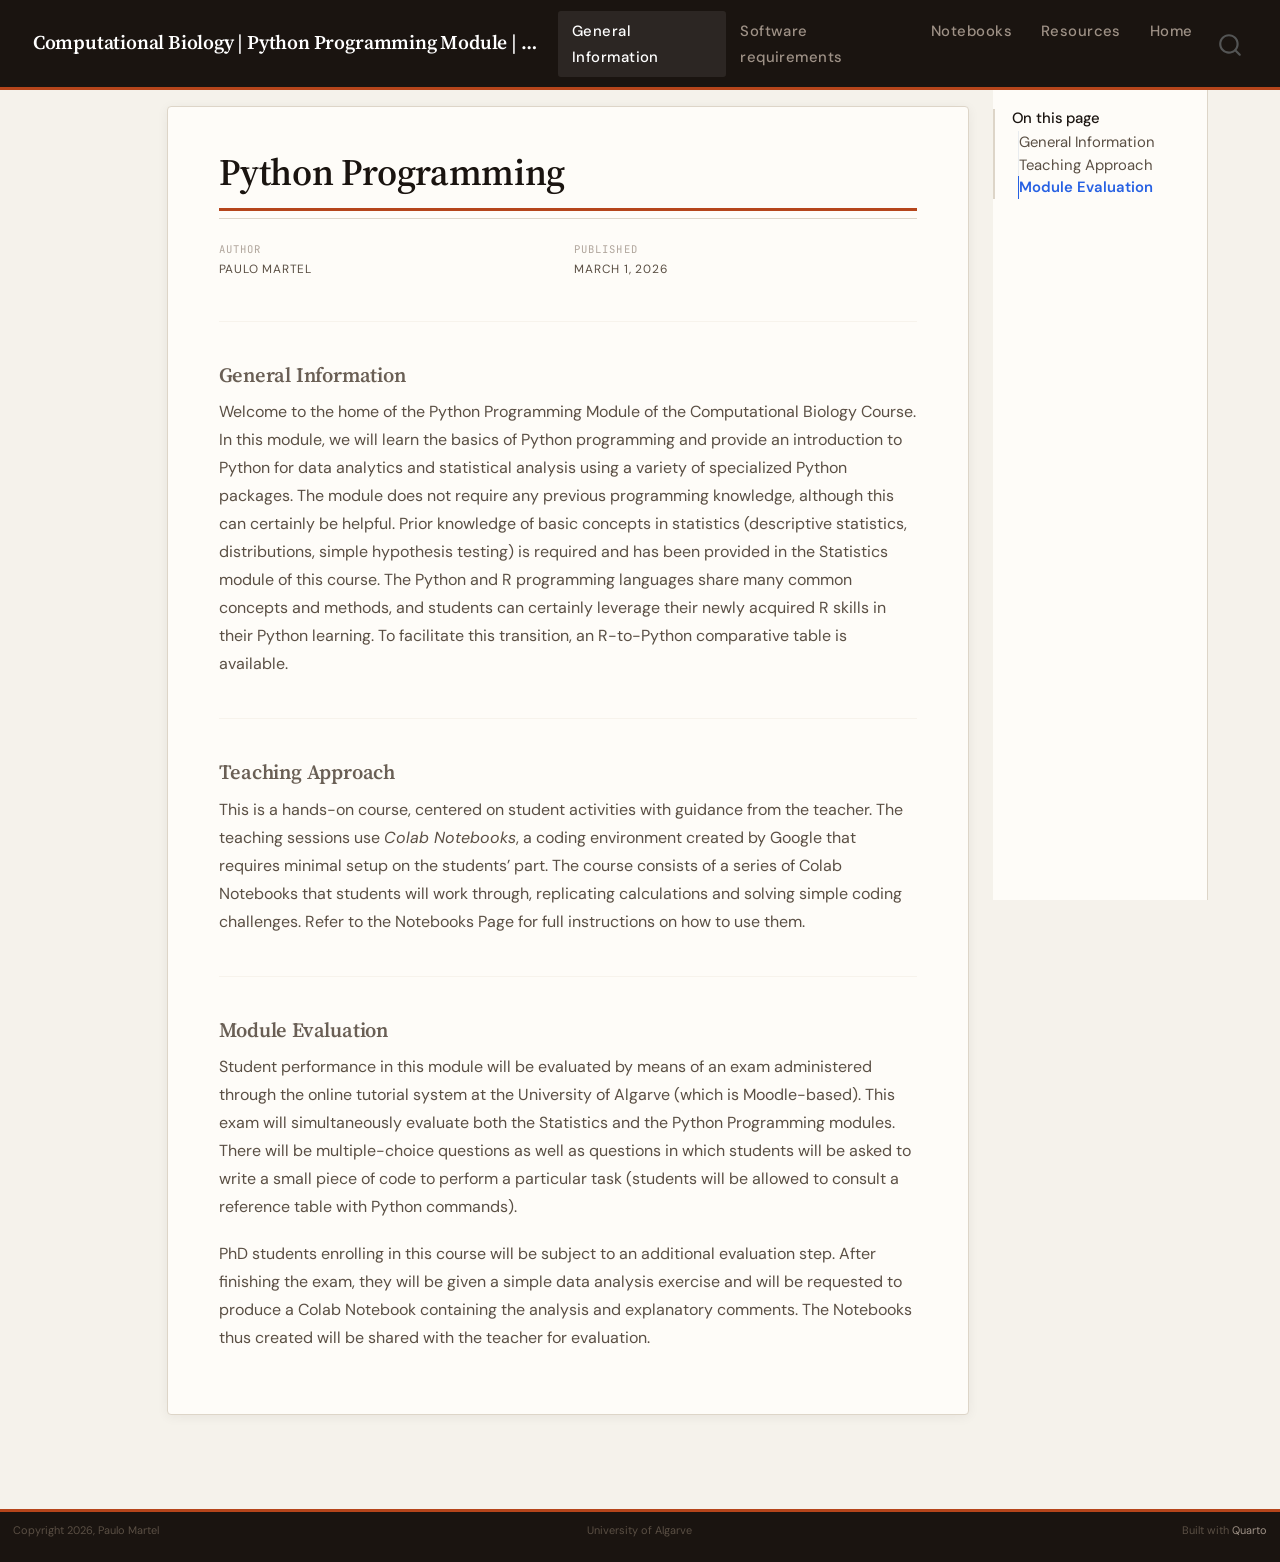
<file: docs/index.html>
<!DOCTYPE html>
<html xmlns="http://www.w3.org/1999/xhtml" lang="en" xml:lang="en"><head>

<meta charset="utf-8">
<meta name="generator" content="quarto-1.8.25">

<meta name="viewport" content="width=device-width, initial-scale=1.0, user-scalable=yes">

<meta name="author" content="Paulo Martel">
<meta name="dcterms.date" content="2026-03-01">

<title>Python Programming – Computational Biology | Python Programming Module | 2026</title>
<style>
code{white-space: pre-wrap;}
span.smallcaps{font-variant: small-caps;}
div.columns{display: flex; gap: min(4vw, 1.5em);}
div.column{flex: auto; overflow-x: auto;}
div.hanging-indent{margin-left: 1.5em; text-indent: -1.5em;}
ul.task-list{list-style: none;}
ul.task-list li input[type="checkbox"] {
  width: 0.8em;
  margin: 0 0.8em 0.2em -1em; /* quarto-specific, see https://github.com/quarto-dev/quarto-cli/issues/4556 */ 
  vertical-align: middle;
}
</style>


<script src="site_libs/quarto-nav/quarto-nav.js"></script>
<script src="site_libs/quarto-nav/headroom.min.js"></script>
<script src="site_libs/clipboard/clipboard.min.js"></script>
<script src="site_libs/quarto-search/autocomplete.umd.js"></script>
<script src="site_libs/quarto-search/fuse.min.js"></script>
<script src="site_libs/quarto-search/quarto-search.js"></script>
<meta name="quarto:offset" content="./">
<script src="site_libs/quarto-html/quarto.js" type="module"></script>
<script src="site_libs/quarto-html/tabsets/tabsets.js" type="module"></script>
<script src="site_libs/quarto-html/axe/axe-check.js" type="module"></script>
<script src="site_libs/quarto-html/popper.min.js"></script>
<script src="site_libs/quarto-html/tippy.umd.min.js"></script>
<script src="site_libs/quarto-html/anchor.min.js"></script>
<link href="site_libs/quarto-html/tippy.css" rel="stylesheet">
<link href="site_libs/quarto-html/quarto-syntax-highlighting-7b89279ff1a6dce999919e0e67d4d9ec.css" rel="stylesheet" id="quarto-text-highlighting-styles">
<script src="site_libs/bootstrap/bootstrap.min.js"></script>
<link href="site_libs/bootstrap/bootstrap-icons.css" rel="stylesheet">
<link href="site_libs/bootstrap/bootstrap-d4b6958a98ed258810f325c0751084bd.min.css" rel="stylesheet" append-hash="true" id="quarto-bootstrap" data-mode="light">
<script id="quarto-search-options" type="application/json">{
  "location": "navbar",
  "copy-button": false,
  "collapse-after": 3,
  "panel-placement": "end",
  "type": "overlay",
  "limit": 50,
  "keyboard-shortcut": [
    "f",
    "/",
    "s"
  ],
  "show-item-context": false,
  "language": {
    "search-no-results-text": "No results",
    "search-matching-documents-text": "matching documents",
    "search-copy-link-title": "Copy link to search",
    "search-hide-matches-text": "Hide additional matches",
    "search-more-match-text": "more match in this document",
    "search-more-matches-text": "more matches in this document",
    "search-clear-button-title": "Clear",
    "search-text-placeholder": "",
    "search-detached-cancel-button-title": "Cancel",
    "search-submit-button-title": "Submit",
    "search-label": "Search"
  }
}</script>


<link rel="stylesheet" href="custom.css">
</head>

<body class="nav-fixed quarto-light">

<div id="quarto-search-results"></div>
  <header id="quarto-header" class="headroom fixed-top">
    <nav class="navbar navbar-expand-lg " data-bs-theme="dark">
      <div class="navbar-container container-fluid">
      <div class="navbar-brand-container mx-auto">
    <a href="./index.html" class="navbar-brand navbar-brand-logo">
    </a>
    <a class="navbar-brand" href="./index.html">
    <span class="navbar-title">Computational Biology | Python Programming Module | 2026</span>
    </a>
  </div>
            <div id="quarto-search" class="" title="Search"></div>
          <button class="navbar-toggler" type="button" data-bs-toggle="collapse" data-bs-target="#navbarCollapse" aria-controls="navbarCollapse" role="menu" aria-expanded="false" aria-label="Toggle navigation" onclick="if (window.quartoToggleHeadroom) { window.quartoToggleHeadroom(); }">
  <span class="navbar-toggler-icon"></span>
</button>
          <div class="collapse navbar-collapse" id="navbarCollapse">
            <ul class="navbar-nav navbar-nav-scroll me-auto">
  <li class="nav-item">
    <a class="nav-link active" href="./index.html" aria-current="page"> 
<span class="menu-text">General Information</span></a>
  </li>  
  <li class="nav-item">
    <a class="nav-link" href="./software.html"> 
<span class="menu-text">Software requirements</span></a>
  </li>  
  <li class="nav-item">
    <a class="nav-link" href="./notebooks.html"> 
<span class="menu-text">Notebooks</span></a>
  </li>  
  <li class="nav-item">
    <a class="nav-link" href="./resources.html"> 
<span class="menu-text">Resources</span></a>
  </li>  
  <li class="nav-item">
    <a class="nav-link" href="./index.html"> 
<span class="menu-text">Home</span></a>
  </li>  
</ul>
          </div> <!-- /navcollapse -->
            <div class="quarto-navbar-tools">
</div>
      </div> <!-- /container-fluid -->
    </nav>
</header>
<!-- content -->
<div id="quarto-content" class="quarto-container page-columns page-rows-contents page-layout-article page-navbar">
<!-- sidebar -->
<!-- margin-sidebar -->
    <div id="quarto-margin-sidebar" class="sidebar margin-sidebar">
        <nav id="TOC" role="doc-toc" class="toc-active">
    <h2 id="toc-title">On this page</h2>
   
  <ul>
  <li><a href="#general-information" id="toc-general-information" class="nav-link active" data-scroll-target="#general-information">General Information</a></li>
  <li><a href="#teaching-approach" id="toc-teaching-approach" class="nav-link" data-scroll-target="#teaching-approach">Teaching Approach</a></li>
  <li><a href="#module-evaluation" id="toc-module-evaluation" class="nav-link" data-scroll-target="#module-evaluation">Module Evaluation</a></li>
  </ul>
</nav>
    </div>
<!-- main -->
<main class="content" id="quarto-document-content">

<header id="title-block-header" class="quarto-title-block default">
<div class="quarto-title">
<h1 class="title">Python Programming</h1>
</div>



<div class="quarto-title-meta">

    <div>
    <div class="quarto-title-meta-heading">Author</div>
    <div class="quarto-title-meta-contents">
             <p>Paulo Martel </p>
          </div>
  </div>
    
    <div>
    <div class="quarto-title-meta-heading">Published</div>
    <div class="quarto-title-meta-contents">
      <p class="date">March 1, 2026</p>
    </div>
  </div>
  
    
  </div>
  


</header>


<hr>
<section id="general-information" class="level3">
<h3 class="anchored" data-anchor-id="general-information">General Information</h3>
<p>Welcome to the home of the Python Programming Module of the Computational Biology Course. In this module, we will learn the basics of Python programming and provide an introduction to Python for data analytics and statistical analysis using a variety of specialized Python packages. The module does not require any previous programming knowledge, although this can certainly be helpful. Prior knowledge of basic concepts in statistics (descriptive statistics, distributions, simple hypothesis testing) is required and has been provided in the Statistics module of this course. The Python and R programming languages share many common concepts and methods, and students can certainly leverage their newly acquired R skills in their Python learning. To facilitate this transition, an R-to-Python comparative table is available.</p>
<hr>
</section>
<section id="teaching-approach" class="level3">
<h3 class="anchored" data-anchor-id="teaching-approach">Teaching Approach</h3>
<p>This is a hands-on course, centered on student activities with guidance from the teacher. The teaching sessions use <em>Colab Notebooks</em>, a coding environment created by Google that requires minimal setup on the students’ part. The course consists of a series of Colab Notebooks that students will work through, replicating calculations and solving simple coding challenges. Refer to the Notebooks Page for full instructions on how to use them.</p>
<hr>
</section>
<section id="module-evaluation" class="level3">
<h3 class="anchored" data-anchor-id="module-evaluation">Module Evaluation</h3>
<p>Student performance in this module will be evaluated by means of an exam administered through the online tutorial system at the University of Algarve (which is Moodle-based). This exam will simultaneously evaluate both the Statistics and the Python Programming modules. There will be multiple-choice questions as well as questions in which students will be asked to write a small piece of code to perform a particular task (students will be allowed to consult a reference table with Python commands).</p>
<p>PhD students enrolling in this course will be subject to an additional evaluation step. After finishing the exam, they will be given a simple data analysis exercise and will be requested to produce a Colab Notebook containing the analysis and explanatory comments. The Notebooks thus created will be shared with the teacher for evaluation.</p>


</section>

</main> <!-- /main -->
<script id="quarto-html-after-body" type="application/javascript">
  window.document.addEventListener("DOMContentLoaded", function (event) {
    const icon = "";
    const anchorJS = new window.AnchorJS();
    anchorJS.options = {
      placement: 'right',
      icon: icon
    };
    anchorJS.add('.anchored');
    const isCodeAnnotation = (el) => {
      for (const clz of el.classList) {
        if (clz.startsWith('code-annotation-')) {                     
          return true;
        }
      }
      return false;
    }
    const onCopySuccess = function(e) {
      // button target
      const button = e.trigger;
      // don't keep focus
      button.blur();
      // flash "checked"
      button.classList.add('code-copy-button-checked');
      var currentTitle = button.getAttribute("title");
      button.setAttribute("title", "Copied!");
      let tooltip;
      if (window.bootstrap) {
        button.setAttribute("data-bs-toggle", "tooltip");
        button.setAttribute("data-bs-placement", "left");
        button.setAttribute("data-bs-title", "Copied!");
        tooltip = new bootstrap.Tooltip(button, 
          { trigger: "manual", 
            customClass: "code-copy-button-tooltip",
            offset: [0, -8]});
        tooltip.show();    
      }
      setTimeout(function() {
        if (tooltip) {
          tooltip.hide();
          button.removeAttribute("data-bs-title");
          button.removeAttribute("data-bs-toggle");
          button.removeAttribute("data-bs-placement");
        }
        button.setAttribute("title", currentTitle);
        button.classList.remove('code-copy-button-checked');
      }, 1000);
      // clear code selection
      e.clearSelection();
    }
    const getTextToCopy = function(trigger) {
      const outerScaffold = trigger.parentElement.cloneNode(true);
      const codeEl = outerScaffold.querySelector('code');
      for (const childEl of codeEl.children) {
        if (isCodeAnnotation(childEl)) {
          childEl.remove();
        }
      }
      return codeEl.innerText;
    }
    const clipboard = new window.ClipboardJS('.code-copy-button:not([data-in-quarto-modal])', {
      text: getTextToCopy
    });
    clipboard.on('success', onCopySuccess);
    if (window.document.getElementById('quarto-embedded-source-code-modal')) {
      const clipboardModal = new window.ClipboardJS('.code-copy-button[data-in-quarto-modal]', {
        text: getTextToCopy,
        container: window.document.getElementById('quarto-embedded-source-code-modal')
      });
      clipboardModal.on('success', onCopySuccess);
    }
      var localhostRegex = new RegExp(/^(?:http|https):\/\/localhost\:?[0-9]*\//);
      var mailtoRegex = new RegExp(/^mailto:/);
        var filterRegex = new RegExp('/' + window.location.host + '/');
      var isInternal = (href) => {
          return filterRegex.test(href) || localhostRegex.test(href) || mailtoRegex.test(href);
      }
      // Inspect non-navigation links and adorn them if external
     var links = window.document.querySelectorAll('a[href]:not(.nav-link):not(.navbar-brand):not(.toc-action):not(.sidebar-link):not(.sidebar-item-toggle):not(.pagination-link):not(.no-external):not([aria-hidden]):not(.dropdown-item):not(.quarto-navigation-tool):not(.about-link)');
      for (var i=0; i<links.length; i++) {
        const link = links[i];
        if (!isInternal(link.href)) {
          // undo the damage that might have been done by quarto-nav.js in the case of
          // links that we want to consider external
          if (link.dataset.originalHref !== undefined) {
            link.href = link.dataset.originalHref;
          }
        }
      }
    function tippyHover(el, contentFn, onTriggerFn, onUntriggerFn) {
      const config = {
        allowHTML: true,
        maxWidth: 500,
        delay: 100,
        arrow: false,
        appendTo: function(el) {
            return el.parentElement;
        },
        interactive: true,
        interactiveBorder: 10,
        theme: 'quarto',
        placement: 'bottom-start',
      };
      if (contentFn) {
        config.content = contentFn;
      }
      if (onTriggerFn) {
        config.onTrigger = onTriggerFn;
      }
      if (onUntriggerFn) {
        config.onUntrigger = onUntriggerFn;
      }
      window.tippy(el, config); 
    }
    const noterefs = window.document.querySelectorAll('a[role="doc-noteref"]');
    for (var i=0; i<noterefs.length; i++) {
      const ref = noterefs[i];
      tippyHover(ref, function() {
        // use id or data attribute instead here
        let href = ref.getAttribute('data-footnote-href') || ref.getAttribute('href');
        try { href = new URL(href).hash; } catch {}
        const id = href.replace(/^#\/?/, "");
        const note = window.document.getElementById(id);
        if (note) {
          return note.innerHTML;
        } else {
          return "";
        }
      });
    }
    const xrefs = window.document.querySelectorAll('a.quarto-xref');
    const processXRef = (id, note) => {
      // Strip column container classes
      const stripColumnClz = (el) => {
        el.classList.remove("page-full", "page-columns");
        if (el.children) {
          for (const child of el.children) {
            stripColumnClz(child);
          }
        }
      }
      stripColumnClz(note)
      if (id === null || id.startsWith('sec-')) {
        // Special case sections, only their first couple elements
        const container = document.createElement("div");
        if (note.children && note.children.length > 2) {
          container.appendChild(note.children[0].cloneNode(true));
          for (let i = 1; i < note.children.length; i++) {
            const child = note.children[i];
            if (child.tagName === "P" && child.innerText === "") {
              continue;
            } else {
              container.appendChild(child.cloneNode(true));
              break;
            }
          }
          if (window.Quarto?.typesetMath) {
            window.Quarto.typesetMath(container);
          }
          return container.innerHTML
        } else {
          if (window.Quarto?.typesetMath) {
            window.Quarto.typesetMath(note);
          }
          return note.innerHTML;
        }
      } else {
        // Remove any anchor links if they are present
        const anchorLink = note.querySelector('a.anchorjs-link');
        if (anchorLink) {
          anchorLink.remove();
        }
        if (window.Quarto?.typesetMath) {
          window.Quarto.typesetMath(note);
        }
        if (note.classList.contains("callout")) {
          return note.outerHTML;
        } else {
          return note.innerHTML;
        }
      }
    }
    for (var i=0; i<xrefs.length; i++) {
      const xref = xrefs[i];
      tippyHover(xref, undefined, function(instance) {
        instance.disable();
        let url = xref.getAttribute('href');
        let hash = undefined; 
        if (url.startsWith('#')) {
          hash = url;
        } else {
          try { hash = new URL(url).hash; } catch {}
        }
        if (hash) {
          const id = hash.replace(/^#\/?/, "");
          const note = window.document.getElementById(id);
          if (note !== null) {
            try {
              const html = processXRef(id, note.cloneNode(true));
              instance.setContent(html);
            } finally {
              instance.enable();
              instance.show();
            }
          } else {
            // See if we can fetch this
            fetch(url.split('#')[0])
            .then(res => res.text())
            .then(html => {
              const parser = new DOMParser();
              const htmlDoc = parser.parseFromString(html, "text/html");
              const note = htmlDoc.getElementById(id);
              if (note !== null) {
                const html = processXRef(id, note);
                instance.setContent(html);
              } 
            }).finally(() => {
              instance.enable();
              instance.show();
            });
          }
        } else {
          // See if we can fetch a full url (with no hash to target)
          // This is a special case and we should probably do some content thinning / targeting
          fetch(url)
          .then(res => res.text())
          .then(html => {
            const parser = new DOMParser();
            const htmlDoc = parser.parseFromString(html, "text/html");
            const note = htmlDoc.querySelector('main.content');
            if (note !== null) {
              // This should only happen for chapter cross references
              // (since there is no id in the URL)
              // remove the first header
              if (note.children.length > 0 && note.children[0].tagName === "HEADER") {
                note.children[0].remove();
              }
              const html = processXRef(null, note);
              instance.setContent(html);
            } 
          }).finally(() => {
            instance.enable();
            instance.show();
          });
        }
      }, function(instance) {
      });
    }
        let selectedAnnoteEl;
        const selectorForAnnotation = ( cell, annotation) => {
          let cellAttr = 'data-code-cell="' + cell + '"';
          let lineAttr = 'data-code-annotation="' +  annotation + '"';
          const selector = 'span[' + cellAttr + '][' + lineAttr + ']';
          return selector;
        }
        const selectCodeLines = (annoteEl) => {
          const doc = window.document;
          const targetCell = annoteEl.getAttribute("data-target-cell");
          const targetAnnotation = annoteEl.getAttribute("data-target-annotation");
          const annoteSpan = window.document.querySelector(selectorForAnnotation(targetCell, targetAnnotation));
          const lines = annoteSpan.getAttribute("data-code-lines").split(",");
          const lineIds = lines.map((line) => {
            return targetCell + "-" + line;
          })
          let top = null;
          let height = null;
          let parent = null;
          if (lineIds.length > 0) {
              //compute the position of the single el (top and bottom and make a div)
              const el = window.document.getElementById(lineIds[0]);
              top = el.offsetTop;
              height = el.offsetHeight;
              parent = el.parentElement.parentElement;
            if (lineIds.length > 1) {
              const lastEl = window.document.getElementById(lineIds[lineIds.length - 1]);
              const bottom = lastEl.offsetTop + lastEl.offsetHeight;
              height = bottom - top;
            }
            if (top !== null && height !== null && parent !== null) {
              // cook up a div (if necessary) and position it 
              let div = window.document.getElementById("code-annotation-line-highlight");
              if (div === null) {
                div = window.document.createElement("div");
                div.setAttribute("id", "code-annotation-line-highlight");
                div.style.position = 'absolute';
                parent.appendChild(div);
              }
              div.style.top = top - 2 + "px";
              div.style.height = height + 4 + "px";
              div.style.left = 0;
              let gutterDiv = window.document.getElementById("code-annotation-line-highlight-gutter");
              if (gutterDiv === null) {
                gutterDiv = window.document.createElement("div");
                gutterDiv.setAttribute("id", "code-annotation-line-highlight-gutter");
                gutterDiv.style.position = 'absolute';
                const codeCell = window.document.getElementById(targetCell);
                const gutter = codeCell.querySelector('.code-annotation-gutter');
                gutter.appendChild(gutterDiv);
              }
              gutterDiv.style.top = top - 2 + "px";
              gutterDiv.style.height = height + 4 + "px";
            }
            selectedAnnoteEl = annoteEl;
          }
        };
        const unselectCodeLines = () => {
          const elementsIds = ["code-annotation-line-highlight", "code-annotation-line-highlight-gutter"];
          elementsIds.forEach((elId) => {
            const div = window.document.getElementById(elId);
            if (div) {
              div.remove();
            }
          });
          selectedAnnoteEl = undefined;
        };
          // Handle positioning of the toggle
      window.addEventListener(
        "resize",
        throttle(() => {
          elRect = undefined;
          if (selectedAnnoteEl) {
            selectCodeLines(selectedAnnoteEl);
          }
        }, 10)
      );
      function throttle(fn, ms) {
      let throttle = false;
      let timer;
        return (...args) => {
          if(!throttle) { // first call gets through
              fn.apply(this, args);
              throttle = true;
          } else { // all the others get throttled
              if(timer) clearTimeout(timer); // cancel #2
              timer = setTimeout(() => {
                fn.apply(this, args);
                timer = throttle = false;
              }, ms);
          }
        };
      }
        // Attach click handler to the DT
        const annoteDls = window.document.querySelectorAll('dt[data-target-cell]');
        for (const annoteDlNode of annoteDls) {
          annoteDlNode.addEventListener('click', (event) => {
            const clickedEl = event.target;
            if (clickedEl !== selectedAnnoteEl) {
              unselectCodeLines();
              const activeEl = window.document.querySelector('dt[data-target-cell].code-annotation-active');
              if (activeEl) {
                activeEl.classList.remove('code-annotation-active');
              }
              selectCodeLines(clickedEl);
              clickedEl.classList.add('code-annotation-active');
            } else {
              // Unselect the line
              unselectCodeLines();
              clickedEl.classList.remove('code-annotation-active');
            }
          });
        }
    const findCites = (el) => {
      const parentEl = el.parentElement;
      if (parentEl) {
        const cites = parentEl.dataset.cites;
        if (cites) {
          return {
            el,
            cites: cites.split(' ')
          };
        } else {
          return findCites(el.parentElement)
        }
      } else {
        return undefined;
      }
    };
    var bibliorefs = window.document.querySelectorAll('a[role="doc-biblioref"]');
    for (var i=0; i<bibliorefs.length; i++) {
      const ref = bibliorefs[i];
      const citeInfo = findCites(ref);
      if (citeInfo) {
        tippyHover(citeInfo.el, function() {
          var popup = window.document.createElement('div');
          citeInfo.cites.forEach(function(cite) {
            var citeDiv = window.document.createElement('div');
            citeDiv.classList.add('hanging-indent');
            citeDiv.classList.add('csl-entry');
            var biblioDiv = window.document.getElementById('ref-' + cite);
            if (biblioDiv) {
              citeDiv.innerHTML = biblioDiv.innerHTML;
            }
            popup.appendChild(citeDiv);
          });
          return popup.innerHTML;
        });
      }
    }
  });
  </script>
</div> <!-- /content -->
<footer class="footer">
  <div class="nav-footer">
    <div class="nav-footer-left">
<p>Copyright 2026, Paulo Martel</p>
</div>   
    <div class="nav-footer-center">
<p>University of Algarve</p>
</div>
    <div class="nav-footer-right">
<p>Built with <a href="https://quarto.org">Quarto</a></p>
</div>
  </div>
</footer>




</body></html>
</file>
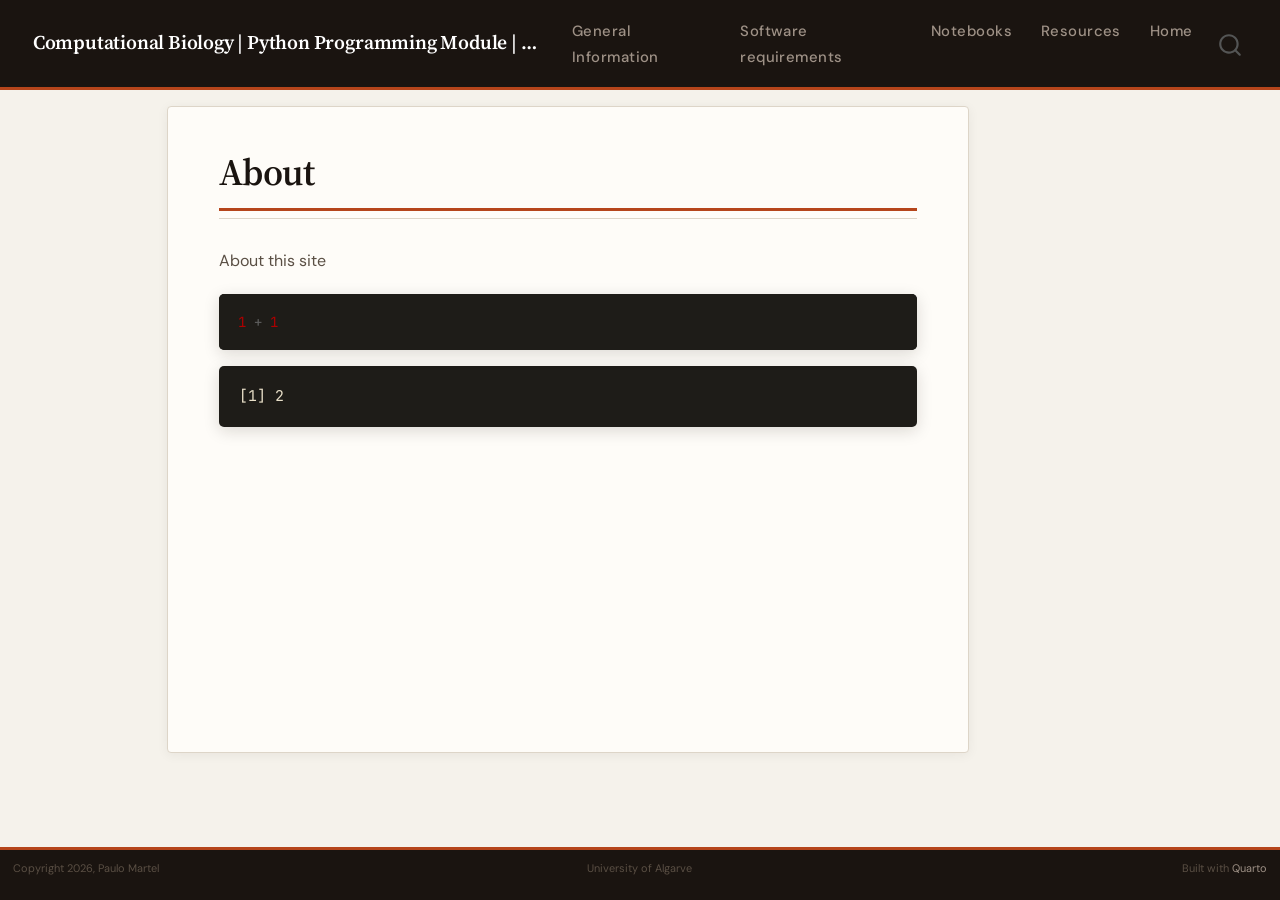
<file: docs/about.html>
<!DOCTYPE html>
<html xmlns="http://www.w3.org/1999/xhtml" lang="en" xml:lang="en"><head>

<meta charset="utf-8">
<meta name="generator" content="quarto-1.8.25">

<meta name="viewport" content="width=device-width, initial-scale=1.0, user-scalable=yes">


<title>About – Computational Biology | Python Programming Module | 2026</title>
<style>
code{white-space: pre-wrap;}
span.smallcaps{font-variant: small-caps;}
div.columns{display: flex; gap: min(4vw, 1.5em);}
div.column{flex: auto; overflow-x: auto;}
div.hanging-indent{margin-left: 1.5em; text-indent: -1.5em;}
ul.task-list{list-style: none;}
ul.task-list li input[type="checkbox"] {
  width: 0.8em;
  margin: 0 0.8em 0.2em -1em; /* quarto-specific, see https://github.com/quarto-dev/quarto-cli/issues/4556 */ 
  vertical-align: middle;
}
/* CSS for syntax highlighting */
html { -webkit-text-size-adjust: 100%; }
pre > code.sourceCode { white-space: pre; position: relative; }
pre > code.sourceCode > span { display: inline-block; line-height: 1.25; }
pre > code.sourceCode > span:empty { height: 1.2em; }
.sourceCode { overflow: visible; }
code.sourceCode > span { color: inherit; text-decoration: inherit; }
div.sourceCode { margin: 1em 0; }
pre.sourceCode { margin: 0; }
@media screen {
div.sourceCode { overflow: auto; }
}
@media print {
pre > code.sourceCode { white-space: pre-wrap; }
pre > code.sourceCode > span { text-indent: -5em; padding-left: 5em; }
}
pre.numberSource code
  { counter-reset: source-line 0; }
pre.numberSource code > span
  { position: relative; left: -4em; counter-increment: source-line; }
pre.numberSource code > span > a:first-child::before
  { content: counter(source-line);
    position: relative; left: -1em; text-align: right; vertical-align: baseline;
    border: none; display: inline-block;
    -webkit-touch-callout: none; -webkit-user-select: none;
    -khtml-user-select: none; -moz-user-select: none;
    -ms-user-select: none; user-select: none;
    padding: 0 4px; width: 4em;
  }
pre.numberSource { margin-left: 3em;  padding-left: 4px; }
div.sourceCode
  {   }
@media screen {
pre > code.sourceCode > span > a:first-child::before { text-decoration: underline; }
}
</style>


<script src="site_libs/quarto-nav/quarto-nav.js"></script>
<script src="site_libs/quarto-nav/headroom.min.js"></script>
<script src="site_libs/clipboard/clipboard.min.js"></script>
<script src="site_libs/quarto-search/autocomplete.umd.js"></script>
<script src="site_libs/quarto-search/fuse.min.js"></script>
<script src="site_libs/quarto-search/quarto-search.js"></script>
<meta name="quarto:offset" content="./">
<script src="site_libs/quarto-html/quarto.js" type="module"></script>
<script src="site_libs/quarto-html/tabsets/tabsets.js" type="module"></script>
<script src="site_libs/quarto-html/axe/axe-check.js" type="module"></script>
<script src="site_libs/quarto-html/popper.min.js"></script>
<script src="site_libs/quarto-html/tippy.umd.min.js"></script>
<script src="site_libs/quarto-html/anchor.min.js"></script>
<link href="site_libs/quarto-html/tippy.css" rel="stylesheet">
<link href="site_libs/quarto-html/quarto-syntax-highlighting-7b89279ff1a6dce999919e0e67d4d9ec.css" rel="stylesheet" id="quarto-text-highlighting-styles">
<script src="site_libs/bootstrap/bootstrap.min.js"></script>
<link href="site_libs/bootstrap/bootstrap-icons.css" rel="stylesheet">
<link href="site_libs/bootstrap/bootstrap-d4b6958a98ed258810f325c0751084bd.min.css" rel="stylesheet" append-hash="true" id="quarto-bootstrap" data-mode="light">
<script id="quarto-search-options" type="application/json">{
  "location": "navbar",
  "copy-button": false,
  "collapse-after": 3,
  "panel-placement": "end",
  "type": "overlay",
  "limit": 50,
  "keyboard-shortcut": [
    "f",
    "/",
    "s"
  ],
  "show-item-context": false,
  "language": {
    "search-no-results-text": "No results",
    "search-matching-documents-text": "matching documents",
    "search-copy-link-title": "Copy link to search",
    "search-hide-matches-text": "Hide additional matches",
    "search-more-match-text": "more match in this document",
    "search-more-matches-text": "more matches in this document",
    "search-clear-button-title": "Clear",
    "search-text-placeholder": "",
    "search-detached-cancel-button-title": "Cancel",
    "search-submit-button-title": "Submit",
    "search-label": "Search"
  }
}</script>


<link rel="stylesheet" href="custom.css">
</head>

<body class="nav-fixed quarto-light">

<div id="quarto-search-results"></div>
  <header id="quarto-header" class="headroom fixed-top">
    <nav class="navbar navbar-expand-lg " data-bs-theme="dark">
      <div class="navbar-container container-fluid">
      <div class="navbar-brand-container mx-auto">
    <a href="./index.html" class="navbar-brand navbar-brand-logo">
    </a>
    <a class="navbar-brand" href="./index.html">
    <span class="navbar-title">Computational Biology | Python Programming Module | 2026</span>
    </a>
  </div>
            <div id="quarto-search" class="" title="Search"></div>
          <button class="navbar-toggler" type="button" data-bs-toggle="collapse" data-bs-target="#navbarCollapse" aria-controls="navbarCollapse" role="menu" aria-expanded="false" aria-label="Toggle navigation" onclick="if (window.quartoToggleHeadroom) { window.quartoToggleHeadroom(); }">
  <span class="navbar-toggler-icon"></span>
</button>
          <div class="collapse navbar-collapse" id="navbarCollapse">
            <ul class="navbar-nav navbar-nav-scroll me-auto">
  <li class="nav-item">
    <a class="nav-link" href="./index.html"> 
<span class="menu-text">General Information</span></a>
  </li>  
  <li class="nav-item">
    <a class="nav-link" href="./software.html"> 
<span class="menu-text">Software requirements</span></a>
  </li>  
  <li class="nav-item">
    <a class="nav-link" href="./notebooks.html"> 
<span class="menu-text">Notebooks</span></a>
  </li>  
  <li class="nav-item">
    <a class="nav-link" href="./resources.html"> 
<span class="menu-text">Resources</span></a>
  </li>  
  <li class="nav-item">
    <a class="nav-link" href="./index.html"> 
<span class="menu-text">Home</span></a>
  </li>  
</ul>
          </div> <!-- /navcollapse -->
            <div class="quarto-navbar-tools">
</div>
      </div> <!-- /container-fluid -->
    </nav>
</header>
<!-- content -->
<div id="quarto-content" class="quarto-container page-columns page-rows-contents page-layout-article page-navbar">
<!-- sidebar -->
<!-- margin-sidebar -->
    <div id="quarto-margin-sidebar" class="sidebar margin-sidebar zindex-bottom">
        
    </div>
<!-- main -->
<main class="content" id="quarto-document-content">

<header id="title-block-header" class="quarto-title-block default">
<div class="quarto-title">
<h1 class="title">About</h1>
</div>



<div class="quarto-title-meta">

    
  
    
  </div>
  


</header>


<p>About this site</p>
<div class="cell">
<div class="code-copy-outer-scaffold"><div class="sourceCode cell-code" id="cb1"><pre class="sourceCode r code-with-copy"><code class="sourceCode r"><span id="cb1-1"><a href="#cb1-1" aria-hidden="true" tabindex="-1"></a><span class="dv">1</span> <span class="sc">+</span> <span class="dv">1</span></span></code></pre></div><button title="Copy to Clipboard" class="code-copy-button"><i class="bi"></i></button></div>
<div class="cell-output cell-output-stdout">
<pre><code>[1] 2</code></pre>
</div>
</div>



</main> <!-- /main -->
<script id="quarto-html-after-body" type="application/javascript">
  window.document.addEventListener("DOMContentLoaded", function (event) {
    const icon = "";
    const anchorJS = new window.AnchorJS();
    anchorJS.options = {
      placement: 'right',
      icon: icon
    };
    anchorJS.add('.anchored');
    const isCodeAnnotation = (el) => {
      for (const clz of el.classList) {
        if (clz.startsWith('code-annotation-')) {                     
          return true;
        }
      }
      return false;
    }
    const onCopySuccess = function(e) {
      // button target
      const button = e.trigger;
      // don't keep focus
      button.blur();
      // flash "checked"
      button.classList.add('code-copy-button-checked');
      var currentTitle = button.getAttribute("title");
      button.setAttribute("title", "Copied!");
      let tooltip;
      if (window.bootstrap) {
        button.setAttribute("data-bs-toggle", "tooltip");
        button.setAttribute("data-bs-placement", "left");
        button.setAttribute("data-bs-title", "Copied!");
        tooltip = new bootstrap.Tooltip(button, 
          { trigger: "manual", 
            customClass: "code-copy-button-tooltip",
            offset: [0, -8]});
        tooltip.show();    
      }
      setTimeout(function() {
        if (tooltip) {
          tooltip.hide();
          button.removeAttribute("data-bs-title");
          button.removeAttribute("data-bs-toggle");
          button.removeAttribute("data-bs-placement");
        }
        button.setAttribute("title", currentTitle);
        button.classList.remove('code-copy-button-checked');
      }, 1000);
      // clear code selection
      e.clearSelection();
    }
    const getTextToCopy = function(trigger) {
      const outerScaffold = trigger.parentElement.cloneNode(true);
      const codeEl = outerScaffold.querySelector('code');
      for (const childEl of codeEl.children) {
        if (isCodeAnnotation(childEl)) {
          childEl.remove();
        }
      }
      return codeEl.innerText;
    }
    const clipboard = new window.ClipboardJS('.code-copy-button:not([data-in-quarto-modal])', {
      text: getTextToCopy
    });
    clipboard.on('success', onCopySuccess);
    if (window.document.getElementById('quarto-embedded-source-code-modal')) {
      const clipboardModal = new window.ClipboardJS('.code-copy-button[data-in-quarto-modal]', {
        text: getTextToCopy,
        container: window.document.getElementById('quarto-embedded-source-code-modal')
      });
      clipboardModal.on('success', onCopySuccess);
    }
      var localhostRegex = new RegExp(/^(?:http|https):\/\/localhost\:?[0-9]*\//);
      var mailtoRegex = new RegExp(/^mailto:/);
        var filterRegex = new RegExp('/' + window.location.host + '/');
      var isInternal = (href) => {
          return filterRegex.test(href) || localhostRegex.test(href) || mailtoRegex.test(href);
      }
      // Inspect non-navigation links and adorn them if external
     var links = window.document.querySelectorAll('a[href]:not(.nav-link):not(.navbar-brand):not(.toc-action):not(.sidebar-link):not(.sidebar-item-toggle):not(.pagination-link):not(.no-external):not([aria-hidden]):not(.dropdown-item):not(.quarto-navigation-tool):not(.about-link)');
      for (var i=0; i<links.length; i++) {
        const link = links[i];
        if (!isInternal(link.href)) {
          // undo the damage that might have been done by quarto-nav.js in the case of
          // links that we want to consider external
          if (link.dataset.originalHref !== undefined) {
            link.href = link.dataset.originalHref;
          }
        }
      }
    function tippyHover(el, contentFn, onTriggerFn, onUntriggerFn) {
      const config = {
        allowHTML: true,
        maxWidth: 500,
        delay: 100,
        arrow: false,
        appendTo: function(el) {
            return el.parentElement;
        },
        interactive: true,
        interactiveBorder: 10,
        theme: 'quarto',
        placement: 'bottom-start',
      };
      if (contentFn) {
        config.content = contentFn;
      }
      if (onTriggerFn) {
        config.onTrigger = onTriggerFn;
      }
      if (onUntriggerFn) {
        config.onUntrigger = onUntriggerFn;
      }
      window.tippy(el, config); 
    }
    const noterefs = window.document.querySelectorAll('a[role="doc-noteref"]');
    for (var i=0; i<noterefs.length; i++) {
      const ref = noterefs[i];
      tippyHover(ref, function() {
        // use id or data attribute instead here
        let href = ref.getAttribute('data-footnote-href') || ref.getAttribute('href');
        try { href = new URL(href).hash; } catch {}
        const id = href.replace(/^#\/?/, "");
        const note = window.document.getElementById(id);
        if (note) {
          return note.innerHTML;
        } else {
          return "";
        }
      });
    }
    const xrefs = window.document.querySelectorAll('a.quarto-xref');
    const processXRef = (id, note) => {
      // Strip column container classes
      const stripColumnClz = (el) => {
        el.classList.remove("page-full", "page-columns");
        if (el.children) {
          for (const child of el.children) {
            stripColumnClz(child);
          }
        }
      }
      stripColumnClz(note)
      if (id === null || id.startsWith('sec-')) {
        // Special case sections, only their first couple elements
        const container = document.createElement("div");
        if (note.children && note.children.length > 2) {
          container.appendChild(note.children[0].cloneNode(true));
          for (let i = 1; i < note.children.length; i++) {
            const child = note.children[i];
            if (child.tagName === "P" && child.innerText === "") {
              continue;
            } else {
              container.appendChild(child.cloneNode(true));
              break;
            }
          }
          if (window.Quarto?.typesetMath) {
            window.Quarto.typesetMath(container);
          }
          return container.innerHTML
        } else {
          if (window.Quarto?.typesetMath) {
            window.Quarto.typesetMath(note);
          }
          return note.innerHTML;
        }
      } else {
        // Remove any anchor links if they are present
        const anchorLink = note.querySelector('a.anchorjs-link');
        if (anchorLink) {
          anchorLink.remove();
        }
        if (window.Quarto?.typesetMath) {
          window.Quarto.typesetMath(note);
        }
        if (note.classList.contains("callout")) {
          return note.outerHTML;
        } else {
          return note.innerHTML;
        }
      }
    }
    for (var i=0; i<xrefs.length; i++) {
      const xref = xrefs[i];
      tippyHover(xref, undefined, function(instance) {
        instance.disable();
        let url = xref.getAttribute('href');
        let hash = undefined; 
        if (url.startsWith('#')) {
          hash = url;
        } else {
          try { hash = new URL(url).hash; } catch {}
        }
        if (hash) {
          const id = hash.replace(/^#\/?/, "");
          const note = window.document.getElementById(id);
          if (note !== null) {
            try {
              const html = processXRef(id, note.cloneNode(true));
              instance.setContent(html);
            } finally {
              instance.enable();
              instance.show();
            }
          } else {
            // See if we can fetch this
            fetch(url.split('#')[0])
            .then(res => res.text())
            .then(html => {
              const parser = new DOMParser();
              const htmlDoc = parser.parseFromString(html, "text/html");
              const note = htmlDoc.getElementById(id);
              if (note !== null) {
                const html = processXRef(id, note);
                instance.setContent(html);
              } 
            }).finally(() => {
              instance.enable();
              instance.show();
            });
          }
        } else {
          // See if we can fetch a full url (with no hash to target)
          // This is a special case and we should probably do some content thinning / targeting
          fetch(url)
          .then(res => res.text())
          .then(html => {
            const parser = new DOMParser();
            const htmlDoc = parser.parseFromString(html, "text/html");
            const note = htmlDoc.querySelector('main.content');
            if (note !== null) {
              // This should only happen for chapter cross references
              // (since there is no id in the URL)
              // remove the first header
              if (note.children.length > 0 && note.children[0].tagName === "HEADER") {
                note.children[0].remove();
              }
              const html = processXRef(null, note);
              instance.setContent(html);
            } 
          }).finally(() => {
            instance.enable();
            instance.show();
          });
        }
      }, function(instance) {
      });
    }
        let selectedAnnoteEl;
        const selectorForAnnotation = ( cell, annotation) => {
          let cellAttr = 'data-code-cell="' + cell + '"';
          let lineAttr = 'data-code-annotation="' +  annotation + '"';
          const selector = 'span[' + cellAttr + '][' + lineAttr + ']';
          return selector;
        }
        const selectCodeLines = (annoteEl) => {
          const doc = window.document;
          const targetCell = annoteEl.getAttribute("data-target-cell");
          const targetAnnotation = annoteEl.getAttribute("data-target-annotation");
          const annoteSpan = window.document.querySelector(selectorForAnnotation(targetCell, targetAnnotation));
          const lines = annoteSpan.getAttribute("data-code-lines").split(",");
          const lineIds = lines.map((line) => {
            return targetCell + "-" + line;
          })
          let top = null;
          let height = null;
          let parent = null;
          if (lineIds.length > 0) {
              //compute the position of the single el (top and bottom and make a div)
              const el = window.document.getElementById(lineIds[0]);
              top = el.offsetTop;
              height = el.offsetHeight;
              parent = el.parentElement.parentElement;
            if (lineIds.length > 1) {
              const lastEl = window.document.getElementById(lineIds[lineIds.length - 1]);
              const bottom = lastEl.offsetTop + lastEl.offsetHeight;
              height = bottom - top;
            }
            if (top !== null && height !== null && parent !== null) {
              // cook up a div (if necessary) and position it 
              let div = window.document.getElementById("code-annotation-line-highlight");
              if (div === null) {
                div = window.document.createElement("div");
                div.setAttribute("id", "code-annotation-line-highlight");
                div.style.position = 'absolute';
                parent.appendChild(div);
              }
              div.style.top = top - 2 + "px";
              div.style.height = height + 4 + "px";
              div.style.left = 0;
              let gutterDiv = window.document.getElementById("code-annotation-line-highlight-gutter");
              if (gutterDiv === null) {
                gutterDiv = window.document.createElement("div");
                gutterDiv.setAttribute("id", "code-annotation-line-highlight-gutter");
                gutterDiv.style.position = 'absolute';
                const codeCell = window.document.getElementById(targetCell);
                const gutter = codeCell.querySelector('.code-annotation-gutter');
                gutter.appendChild(gutterDiv);
              }
              gutterDiv.style.top = top - 2 + "px";
              gutterDiv.style.height = height + 4 + "px";
            }
            selectedAnnoteEl = annoteEl;
          }
        };
        const unselectCodeLines = () => {
          const elementsIds = ["code-annotation-line-highlight", "code-annotation-line-highlight-gutter"];
          elementsIds.forEach((elId) => {
            const div = window.document.getElementById(elId);
            if (div) {
              div.remove();
            }
          });
          selectedAnnoteEl = undefined;
        };
          // Handle positioning of the toggle
      window.addEventListener(
        "resize",
        throttle(() => {
          elRect = undefined;
          if (selectedAnnoteEl) {
            selectCodeLines(selectedAnnoteEl);
          }
        }, 10)
      );
      function throttle(fn, ms) {
      let throttle = false;
      let timer;
        return (...args) => {
          if(!throttle) { // first call gets through
              fn.apply(this, args);
              throttle = true;
          } else { // all the others get throttled
              if(timer) clearTimeout(timer); // cancel #2
              timer = setTimeout(() => {
                fn.apply(this, args);
                timer = throttle = false;
              }, ms);
          }
        };
      }
        // Attach click handler to the DT
        const annoteDls = window.document.querySelectorAll('dt[data-target-cell]');
        for (const annoteDlNode of annoteDls) {
          annoteDlNode.addEventListener('click', (event) => {
            const clickedEl = event.target;
            if (clickedEl !== selectedAnnoteEl) {
              unselectCodeLines();
              const activeEl = window.document.querySelector('dt[data-target-cell].code-annotation-active');
              if (activeEl) {
                activeEl.classList.remove('code-annotation-active');
              }
              selectCodeLines(clickedEl);
              clickedEl.classList.add('code-annotation-active');
            } else {
              // Unselect the line
              unselectCodeLines();
              clickedEl.classList.remove('code-annotation-active');
            }
          });
        }
    const findCites = (el) => {
      const parentEl = el.parentElement;
      if (parentEl) {
        const cites = parentEl.dataset.cites;
        if (cites) {
          return {
            el,
            cites: cites.split(' ')
          };
        } else {
          return findCites(el.parentElement)
        }
      } else {
        return undefined;
      }
    };
    var bibliorefs = window.document.querySelectorAll('a[role="doc-biblioref"]');
    for (var i=0; i<bibliorefs.length; i++) {
      const ref = bibliorefs[i];
      const citeInfo = findCites(ref);
      if (citeInfo) {
        tippyHover(citeInfo.el, function() {
          var popup = window.document.createElement('div');
          citeInfo.cites.forEach(function(cite) {
            var citeDiv = window.document.createElement('div');
            citeDiv.classList.add('hanging-indent');
            citeDiv.classList.add('csl-entry');
            var biblioDiv = window.document.getElementById('ref-' + cite);
            if (biblioDiv) {
              citeDiv.innerHTML = biblioDiv.innerHTML;
            }
            popup.appendChild(citeDiv);
          });
          return popup.innerHTML;
        });
      }
    }
  });
  </script>
</div> <!-- /content -->
<footer class="footer">
  <div class="nav-footer">
    <div class="nav-footer-left">
<p>Copyright 2026, Paulo Martel</p>
</div>   
    <div class="nav-footer-center">
<p>University of Algarve</p>
</div>
    <div class="nav-footer-right">
<p>Built with <a href="https://quarto.org">Quarto</a></p>
</div>
  </div>
</footer>




</body></html>
</file>
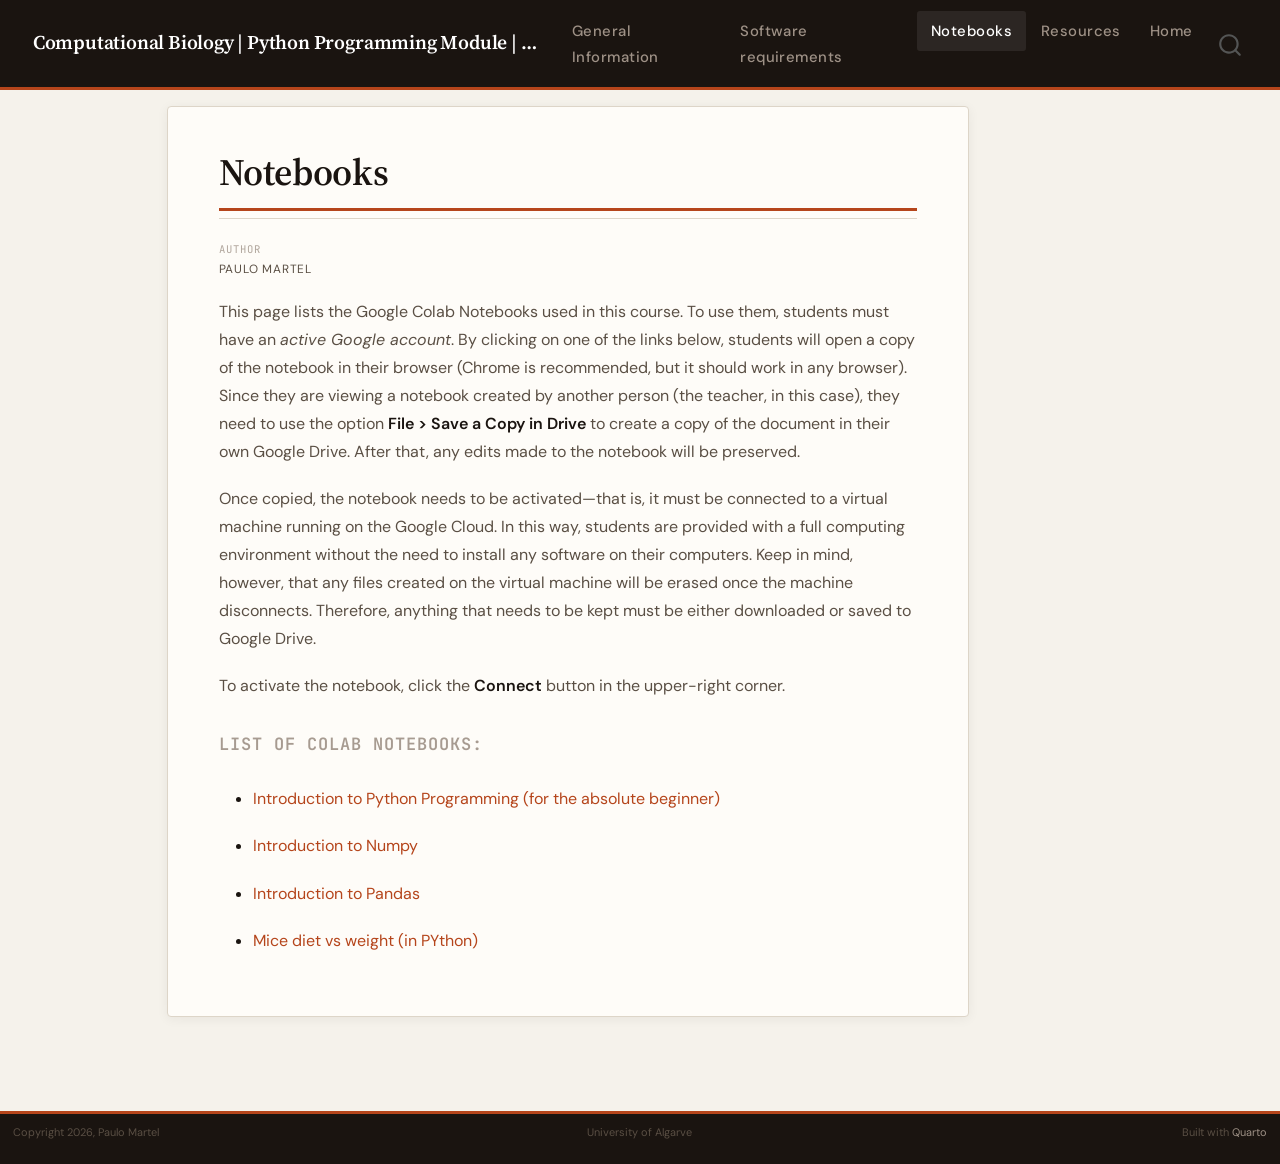
<file: docs/notebooks.html>
<!DOCTYPE html>
<html xmlns="http://www.w3.org/1999/xhtml" lang="en" xml:lang="en"><head>

<meta charset="utf-8">
<meta name="generator" content="quarto-1.8.25">

<meta name="viewport" content="width=device-width, initial-scale=1.0, user-scalable=yes">

<meta name="author" content="Paulo Martel">

<title>Notebooks – Computational Biology | Python Programming Module | 2026</title>
<style>
code{white-space: pre-wrap;}
span.smallcaps{font-variant: small-caps;}
div.columns{display: flex; gap: min(4vw, 1.5em);}
div.column{flex: auto; overflow-x: auto;}
div.hanging-indent{margin-left: 1.5em; text-indent: -1.5em;}
ul.task-list{list-style: none;}
ul.task-list li input[type="checkbox"] {
  width: 0.8em;
  margin: 0 0.8em 0.2em -1em; /* quarto-specific, see https://github.com/quarto-dev/quarto-cli/issues/4556 */ 
  vertical-align: middle;
}
</style>


<script src="site_libs/quarto-nav/quarto-nav.js"></script>
<script src="site_libs/quarto-nav/headroom.min.js"></script>
<script src="site_libs/clipboard/clipboard.min.js"></script>
<script src="site_libs/quarto-search/autocomplete.umd.js"></script>
<script src="site_libs/quarto-search/fuse.min.js"></script>
<script src="site_libs/quarto-search/quarto-search.js"></script>
<meta name="quarto:offset" content="./">
<script src="site_libs/quarto-html/quarto.js" type="module"></script>
<script src="site_libs/quarto-html/tabsets/tabsets.js" type="module"></script>
<script src="site_libs/quarto-html/axe/axe-check.js" type="module"></script>
<script src="site_libs/quarto-html/popper.min.js"></script>
<script src="site_libs/quarto-html/tippy.umd.min.js"></script>
<script src="site_libs/quarto-html/anchor.min.js"></script>
<link href="site_libs/quarto-html/tippy.css" rel="stylesheet">
<link href="site_libs/quarto-html/quarto-syntax-highlighting-7b89279ff1a6dce999919e0e67d4d9ec.css" rel="stylesheet" id="quarto-text-highlighting-styles">
<script src="site_libs/bootstrap/bootstrap.min.js"></script>
<link href="site_libs/bootstrap/bootstrap-icons.css" rel="stylesheet">
<link href="site_libs/bootstrap/bootstrap-d4b6958a98ed258810f325c0751084bd.min.css" rel="stylesheet" append-hash="true" id="quarto-bootstrap" data-mode="light">
<script id="quarto-search-options" type="application/json">{
  "location": "navbar",
  "copy-button": false,
  "collapse-after": 3,
  "panel-placement": "end",
  "type": "overlay",
  "limit": 50,
  "keyboard-shortcut": [
    "f",
    "/",
    "s"
  ],
  "show-item-context": false,
  "language": {
    "search-no-results-text": "No results",
    "search-matching-documents-text": "matching documents",
    "search-copy-link-title": "Copy link to search",
    "search-hide-matches-text": "Hide additional matches",
    "search-more-match-text": "more match in this document",
    "search-more-matches-text": "more matches in this document",
    "search-clear-button-title": "Clear",
    "search-text-placeholder": "",
    "search-detached-cancel-button-title": "Cancel",
    "search-submit-button-title": "Submit",
    "search-label": "Search"
  }
}</script>


<link rel="stylesheet" href="custom.css">
</head>

<body class="nav-fixed quarto-light">

<div id="quarto-search-results"></div>
  <header id="quarto-header" class="headroom fixed-top">
    <nav class="navbar navbar-expand-lg " data-bs-theme="dark">
      <div class="navbar-container container-fluid">
      <div class="navbar-brand-container mx-auto">
    <a href="./index.html" class="navbar-brand navbar-brand-logo">
    </a>
    <a class="navbar-brand" href="./index.html">
    <span class="navbar-title">Computational Biology | Python Programming Module | 2026</span>
    </a>
  </div>
            <div id="quarto-search" class="" title="Search"></div>
          <button class="navbar-toggler" type="button" data-bs-toggle="collapse" data-bs-target="#navbarCollapse" aria-controls="navbarCollapse" role="menu" aria-expanded="false" aria-label="Toggle navigation" onclick="if (window.quartoToggleHeadroom) { window.quartoToggleHeadroom(); }">
  <span class="navbar-toggler-icon"></span>
</button>
          <div class="collapse navbar-collapse" id="navbarCollapse">
            <ul class="navbar-nav navbar-nav-scroll me-auto">
  <li class="nav-item">
    <a class="nav-link" href="./index.html"> 
<span class="menu-text">General Information</span></a>
  </li>  
  <li class="nav-item">
    <a class="nav-link" href="./software.html"> 
<span class="menu-text">Software requirements</span></a>
  </li>  
  <li class="nav-item">
    <a class="nav-link active" href="./notebooks.html" aria-current="page"> 
<span class="menu-text">Notebooks</span></a>
  </li>  
  <li class="nav-item">
    <a class="nav-link" href="./resources.html"> 
<span class="menu-text">Resources</span></a>
  </li>  
  <li class="nav-item">
    <a class="nav-link" href="./index.html"> 
<span class="menu-text">Home</span></a>
  </li>  
</ul>
          </div> <!-- /navcollapse -->
            <div class="quarto-navbar-tools">
</div>
      </div> <!-- /container-fluid -->
    </nav>
</header>
<!-- content -->
<div id="quarto-content" class="quarto-container page-columns page-rows-contents page-layout-article page-navbar">
<!-- sidebar -->
<!-- margin-sidebar -->
    <div id="quarto-margin-sidebar" class="sidebar margin-sidebar zindex-bottom">
        
    </div>
<!-- main -->
<main class="content" id="quarto-document-content">

<header id="title-block-header" class="quarto-title-block default">
<div class="quarto-title">
<h1 class="title">Notebooks</h1>
</div>



<div class="quarto-title-meta">

    <div>
    <div class="quarto-title-meta-heading">Author</div>
    <div class="quarto-title-meta-contents">
             <p>Paulo Martel </p>
          </div>
  </div>
    
  
    
  </div>
  


</header>


<p>This page lists the Google Colab Notebooks used in this course. To use them, students must have an <em>active Google account</em>. By clicking on one of the links below, students will open a copy of the notebook in their browser (Chrome is recommended, but it should work in any browser). Since they are viewing a notebook created by another person (the teacher, in this case), they need to use the option <strong>File &gt; Save a Copy in Drive</strong> to create a copy of the document in their own Google Drive. After that, any edits made to the notebook will be preserved.</p>
<p>Once copied, the notebook needs to be activated—that is, it must be connected to a virtual machine running on the Google Cloud. In this way, students are provided with a full computing environment without the need to install any software on their computers. Keep in mind, however, that any files created on the virtual machine will be erased once the machine disconnects. Therefore, anything that needs to be kept must be either downloaded or saved to Google Drive.</p>
<p>To activate the notebook, click the <strong>Connect</strong> button in the upper-right corner.</p>
<section id="list-of-colab-notebooks" class="level4">
<h4 class="anchored" data-anchor-id="list-of-colab-notebooks">List of Colab Notebooks:<br></h4>
<ul>
<li><p><a href="https://colab.research.google.com/drive/1FBmB-Rd6F9vP5FtFNq_G5rQtyENYNhpN?usp=sharing#scrollTo=02HvDIeyhGdj">Introduction to Python Programming (for the absolute beginner)</a></p></li>
<li><p><a href="https://colab.research.google.com/drive/1LKkp1KPwvvp-kcQ92EnI4GgOVB4NHO-B?usp=sharing">Introduction to Numpy</a></p></li>
<li><p><a href="https://colab.research.google.com/drive/1LsHv7kb0zaSYGhcNSGllApvyGgxIs94w?usp=sharing">Introduction to Pandas</a></p></li>
<li><p><a href="https://colab.research.google.com/drive/1CIBr1LQyFtnUufeBu7AjG152YdFrUC25?usp=sharing">Mice diet vs weight (in PYthon)</a></p></li>
</ul>


</section>

</main> <!-- /main -->
<script id="quarto-html-after-body" type="application/javascript">
  window.document.addEventListener("DOMContentLoaded", function (event) {
    const icon = "";
    const anchorJS = new window.AnchorJS();
    anchorJS.options = {
      placement: 'right',
      icon: icon
    };
    anchorJS.add('.anchored');
    const isCodeAnnotation = (el) => {
      for (const clz of el.classList) {
        if (clz.startsWith('code-annotation-')) {                     
          return true;
        }
      }
      return false;
    }
    const onCopySuccess = function(e) {
      // button target
      const button = e.trigger;
      // don't keep focus
      button.blur();
      // flash "checked"
      button.classList.add('code-copy-button-checked');
      var currentTitle = button.getAttribute("title");
      button.setAttribute("title", "Copied!");
      let tooltip;
      if (window.bootstrap) {
        button.setAttribute("data-bs-toggle", "tooltip");
        button.setAttribute("data-bs-placement", "left");
        button.setAttribute("data-bs-title", "Copied!");
        tooltip = new bootstrap.Tooltip(button, 
          { trigger: "manual", 
            customClass: "code-copy-button-tooltip",
            offset: [0, -8]});
        tooltip.show();    
      }
      setTimeout(function() {
        if (tooltip) {
          tooltip.hide();
          button.removeAttribute("data-bs-title");
          button.removeAttribute("data-bs-toggle");
          button.removeAttribute("data-bs-placement");
        }
        button.setAttribute("title", currentTitle);
        button.classList.remove('code-copy-button-checked');
      }, 1000);
      // clear code selection
      e.clearSelection();
    }
    const getTextToCopy = function(trigger) {
      const outerScaffold = trigger.parentElement.cloneNode(true);
      const codeEl = outerScaffold.querySelector('code');
      for (const childEl of codeEl.children) {
        if (isCodeAnnotation(childEl)) {
          childEl.remove();
        }
      }
      return codeEl.innerText;
    }
    const clipboard = new window.ClipboardJS('.code-copy-button:not([data-in-quarto-modal])', {
      text: getTextToCopy
    });
    clipboard.on('success', onCopySuccess);
    if (window.document.getElementById('quarto-embedded-source-code-modal')) {
      const clipboardModal = new window.ClipboardJS('.code-copy-button[data-in-quarto-modal]', {
        text: getTextToCopy,
        container: window.document.getElementById('quarto-embedded-source-code-modal')
      });
      clipboardModal.on('success', onCopySuccess);
    }
      var localhostRegex = new RegExp(/^(?:http|https):\/\/localhost\:?[0-9]*\//);
      var mailtoRegex = new RegExp(/^mailto:/);
        var filterRegex = new RegExp('/' + window.location.host + '/');
      var isInternal = (href) => {
          return filterRegex.test(href) || localhostRegex.test(href) || mailtoRegex.test(href);
      }
      // Inspect non-navigation links and adorn them if external
     var links = window.document.querySelectorAll('a[href]:not(.nav-link):not(.navbar-brand):not(.toc-action):not(.sidebar-link):not(.sidebar-item-toggle):not(.pagination-link):not(.no-external):not([aria-hidden]):not(.dropdown-item):not(.quarto-navigation-tool):not(.about-link)');
      for (var i=0; i<links.length; i++) {
        const link = links[i];
        if (!isInternal(link.href)) {
          // undo the damage that might have been done by quarto-nav.js in the case of
          // links that we want to consider external
          if (link.dataset.originalHref !== undefined) {
            link.href = link.dataset.originalHref;
          }
        }
      }
    function tippyHover(el, contentFn, onTriggerFn, onUntriggerFn) {
      const config = {
        allowHTML: true,
        maxWidth: 500,
        delay: 100,
        arrow: false,
        appendTo: function(el) {
            return el.parentElement;
        },
        interactive: true,
        interactiveBorder: 10,
        theme: 'quarto',
        placement: 'bottom-start',
      };
      if (contentFn) {
        config.content = contentFn;
      }
      if (onTriggerFn) {
        config.onTrigger = onTriggerFn;
      }
      if (onUntriggerFn) {
        config.onUntrigger = onUntriggerFn;
      }
      window.tippy(el, config); 
    }
    const noterefs = window.document.querySelectorAll('a[role="doc-noteref"]');
    for (var i=0; i<noterefs.length; i++) {
      const ref = noterefs[i];
      tippyHover(ref, function() {
        // use id or data attribute instead here
        let href = ref.getAttribute('data-footnote-href') || ref.getAttribute('href');
        try { href = new URL(href).hash; } catch {}
        const id = href.replace(/^#\/?/, "");
        const note = window.document.getElementById(id);
        if (note) {
          return note.innerHTML;
        } else {
          return "";
        }
      });
    }
    const xrefs = window.document.querySelectorAll('a.quarto-xref');
    const processXRef = (id, note) => {
      // Strip column container classes
      const stripColumnClz = (el) => {
        el.classList.remove("page-full", "page-columns");
        if (el.children) {
          for (const child of el.children) {
            stripColumnClz(child);
          }
        }
      }
      stripColumnClz(note)
      if (id === null || id.startsWith('sec-')) {
        // Special case sections, only their first couple elements
        const container = document.createElement("div");
        if (note.children && note.children.length > 2) {
          container.appendChild(note.children[0].cloneNode(true));
          for (let i = 1; i < note.children.length; i++) {
            const child = note.children[i];
            if (child.tagName === "P" && child.innerText === "") {
              continue;
            } else {
              container.appendChild(child.cloneNode(true));
              break;
            }
          }
          if (window.Quarto?.typesetMath) {
            window.Quarto.typesetMath(container);
          }
          return container.innerHTML
        } else {
          if (window.Quarto?.typesetMath) {
            window.Quarto.typesetMath(note);
          }
          return note.innerHTML;
        }
      } else {
        // Remove any anchor links if they are present
        const anchorLink = note.querySelector('a.anchorjs-link');
        if (anchorLink) {
          anchorLink.remove();
        }
        if (window.Quarto?.typesetMath) {
          window.Quarto.typesetMath(note);
        }
        if (note.classList.contains("callout")) {
          return note.outerHTML;
        } else {
          return note.innerHTML;
        }
      }
    }
    for (var i=0; i<xrefs.length; i++) {
      const xref = xrefs[i];
      tippyHover(xref, undefined, function(instance) {
        instance.disable();
        let url = xref.getAttribute('href');
        let hash = undefined; 
        if (url.startsWith('#')) {
          hash = url;
        } else {
          try { hash = new URL(url).hash; } catch {}
        }
        if (hash) {
          const id = hash.replace(/^#\/?/, "");
          const note = window.document.getElementById(id);
          if (note !== null) {
            try {
              const html = processXRef(id, note.cloneNode(true));
              instance.setContent(html);
            } finally {
              instance.enable();
              instance.show();
            }
          } else {
            // See if we can fetch this
            fetch(url.split('#')[0])
            .then(res => res.text())
            .then(html => {
              const parser = new DOMParser();
              const htmlDoc = parser.parseFromString(html, "text/html");
              const note = htmlDoc.getElementById(id);
              if (note !== null) {
                const html = processXRef(id, note);
                instance.setContent(html);
              } 
            }).finally(() => {
              instance.enable();
              instance.show();
            });
          }
        } else {
          // See if we can fetch a full url (with no hash to target)
          // This is a special case and we should probably do some content thinning / targeting
          fetch(url)
          .then(res => res.text())
          .then(html => {
            const parser = new DOMParser();
            const htmlDoc = parser.parseFromString(html, "text/html");
            const note = htmlDoc.querySelector('main.content');
            if (note !== null) {
              // This should only happen for chapter cross references
              // (since there is no id in the URL)
              // remove the first header
              if (note.children.length > 0 && note.children[0].tagName === "HEADER") {
                note.children[0].remove();
              }
              const html = processXRef(null, note);
              instance.setContent(html);
            } 
          }).finally(() => {
            instance.enable();
            instance.show();
          });
        }
      }, function(instance) {
      });
    }
        let selectedAnnoteEl;
        const selectorForAnnotation = ( cell, annotation) => {
          let cellAttr = 'data-code-cell="' + cell + '"';
          let lineAttr = 'data-code-annotation="' +  annotation + '"';
          const selector = 'span[' + cellAttr + '][' + lineAttr + ']';
          return selector;
        }
        const selectCodeLines = (annoteEl) => {
          const doc = window.document;
          const targetCell = annoteEl.getAttribute("data-target-cell");
          const targetAnnotation = annoteEl.getAttribute("data-target-annotation");
          const annoteSpan = window.document.querySelector(selectorForAnnotation(targetCell, targetAnnotation));
          const lines = annoteSpan.getAttribute("data-code-lines").split(",");
          const lineIds = lines.map((line) => {
            return targetCell + "-" + line;
          })
          let top = null;
          let height = null;
          let parent = null;
          if (lineIds.length > 0) {
              //compute the position of the single el (top and bottom and make a div)
              const el = window.document.getElementById(lineIds[0]);
              top = el.offsetTop;
              height = el.offsetHeight;
              parent = el.parentElement.parentElement;
            if (lineIds.length > 1) {
              const lastEl = window.document.getElementById(lineIds[lineIds.length - 1]);
              const bottom = lastEl.offsetTop + lastEl.offsetHeight;
              height = bottom - top;
            }
            if (top !== null && height !== null && parent !== null) {
              // cook up a div (if necessary) and position it 
              let div = window.document.getElementById("code-annotation-line-highlight");
              if (div === null) {
                div = window.document.createElement("div");
                div.setAttribute("id", "code-annotation-line-highlight");
                div.style.position = 'absolute';
                parent.appendChild(div);
              }
              div.style.top = top - 2 + "px";
              div.style.height = height + 4 + "px";
              div.style.left = 0;
              let gutterDiv = window.document.getElementById("code-annotation-line-highlight-gutter");
              if (gutterDiv === null) {
                gutterDiv = window.document.createElement("div");
                gutterDiv.setAttribute("id", "code-annotation-line-highlight-gutter");
                gutterDiv.style.position = 'absolute';
                const codeCell = window.document.getElementById(targetCell);
                const gutter = codeCell.querySelector('.code-annotation-gutter');
                gutter.appendChild(gutterDiv);
              }
              gutterDiv.style.top = top - 2 + "px";
              gutterDiv.style.height = height + 4 + "px";
            }
            selectedAnnoteEl = annoteEl;
          }
        };
        const unselectCodeLines = () => {
          const elementsIds = ["code-annotation-line-highlight", "code-annotation-line-highlight-gutter"];
          elementsIds.forEach((elId) => {
            const div = window.document.getElementById(elId);
            if (div) {
              div.remove();
            }
          });
          selectedAnnoteEl = undefined;
        };
          // Handle positioning of the toggle
      window.addEventListener(
        "resize",
        throttle(() => {
          elRect = undefined;
          if (selectedAnnoteEl) {
            selectCodeLines(selectedAnnoteEl);
          }
        }, 10)
      );
      function throttle(fn, ms) {
      let throttle = false;
      let timer;
        return (...args) => {
          if(!throttle) { // first call gets through
              fn.apply(this, args);
              throttle = true;
          } else { // all the others get throttled
              if(timer) clearTimeout(timer); // cancel #2
              timer = setTimeout(() => {
                fn.apply(this, args);
                timer = throttle = false;
              }, ms);
          }
        };
      }
        // Attach click handler to the DT
        const annoteDls = window.document.querySelectorAll('dt[data-target-cell]');
        for (const annoteDlNode of annoteDls) {
          annoteDlNode.addEventListener('click', (event) => {
            const clickedEl = event.target;
            if (clickedEl !== selectedAnnoteEl) {
              unselectCodeLines();
              const activeEl = window.document.querySelector('dt[data-target-cell].code-annotation-active');
              if (activeEl) {
                activeEl.classList.remove('code-annotation-active');
              }
              selectCodeLines(clickedEl);
              clickedEl.classList.add('code-annotation-active');
            } else {
              // Unselect the line
              unselectCodeLines();
              clickedEl.classList.remove('code-annotation-active');
            }
          });
        }
    const findCites = (el) => {
      const parentEl = el.parentElement;
      if (parentEl) {
        const cites = parentEl.dataset.cites;
        if (cites) {
          return {
            el,
            cites: cites.split(' ')
          };
        } else {
          return findCites(el.parentElement)
        }
      } else {
        return undefined;
      }
    };
    var bibliorefs = window.document.querySelectorAll('a[role="doc-biblioref"]');
    for (var i=0; i<bibliorefs.length; i++) {
      const ref = bibliorefs[i];
      const citeInfo = findCites(ref);
      if (citeInfo) {
        tippyHover(citeInfo.el, function() {
          var popup = window.document.createElement('div');
          citeInfo.cites.forEach(function(cite) {
            var citeDiv = window.document.createElement('div');
            citeDiv.classList.add('hanging-indent');
            citeDiv.classList.add('csl-entry');
            var biblioDiv = window.document.getElementById('ref-' + cite);
            if (biblioDiv) {
              citeDiv.innerHTML = biblioDiv.innerHTML;
            }
            popup.appendChild(citeDiv);
          });
          return popup.innerHTML;
        });
      }
    }
  });
  </script>
</div> <!-- /content -->
<footer class="footer">
  <div class="nav-footer">
    <div class="nav-footer-left">
<p>Copyright 2026, Paulo Martel</p>
</div>   
    <div class="nav-footer-center">
<p>University of Algarve</p>
</div>
    <div class="nav-footer-right">
<p>Built with <a href="https://quarto.org">Quarto</a></p>
</div>
  </div>
</footer>




</body></html>
</file>
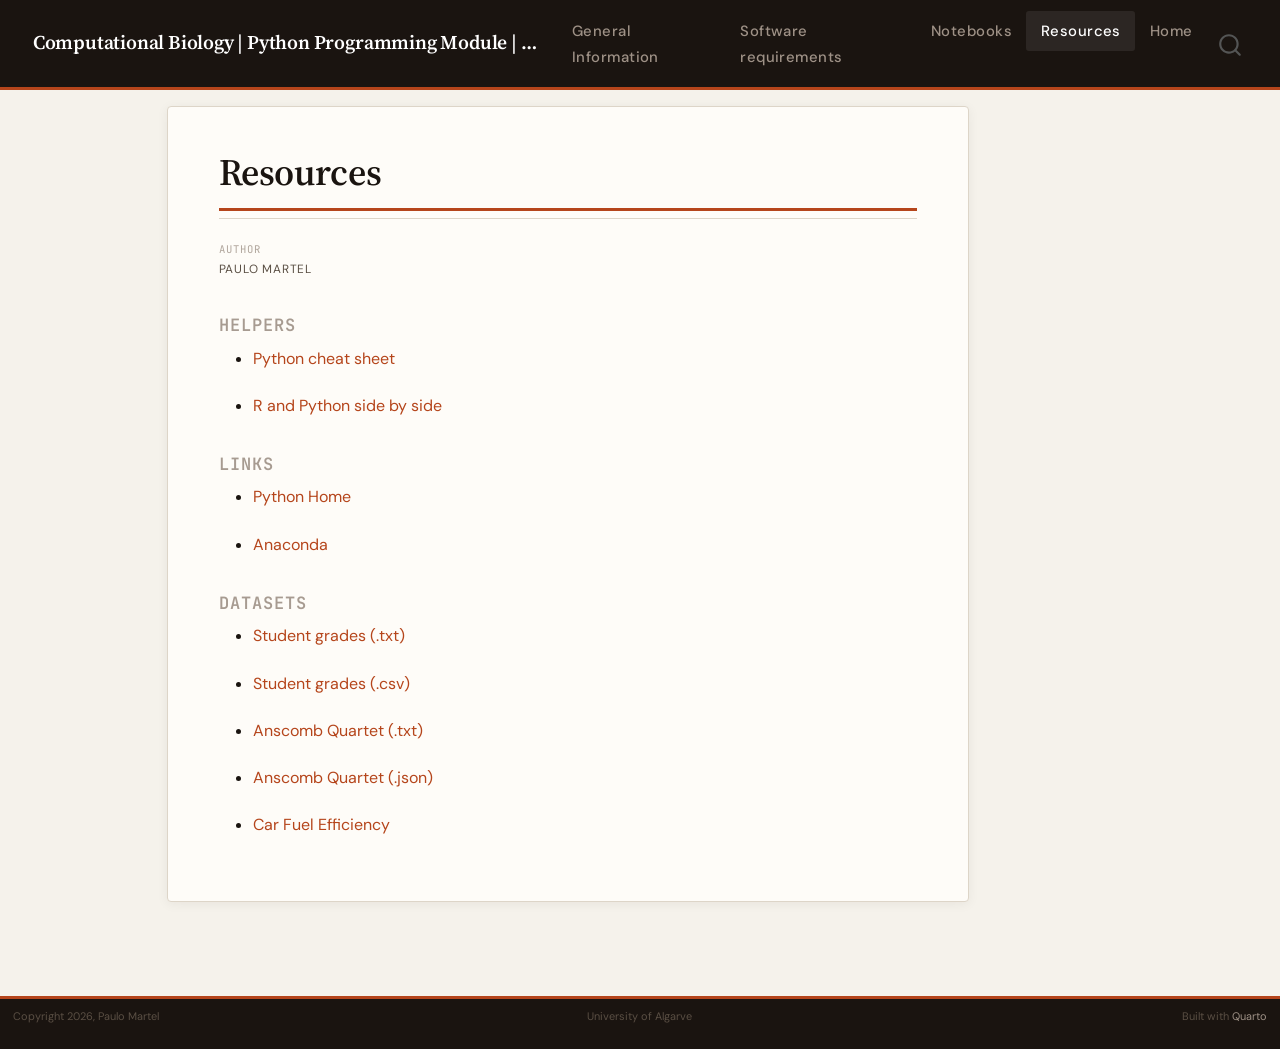
<file: docs/resources.html>
<!DOCTYPE html>
<html xmlns="http://www.w3.org/1999/xhtml" lang="en" xml:lang="en"><head>

<meta charset="utf-8">
<meta name="generator" content="quarto-1.8.25">

<meta name="viewport" content="width=device-width, initial-scale=1.0, user-scalable=yes">

<meta name="author" content="Paulo Martel">

<title>Resources – Computational Biology | Python Programming Module | 2026</title>
<style>
code{white-space: pre-wrap;}
span.smallcaps{font-variant: small-caps;}
div.columns{display: flex; gap: min(4vw, 1.5em);}
div.column{flex: auto; overflow-x: auto;}
div.hanging-indent{margin-left: 1.5em; text-indent: -1.5em;}
ul.task-list{list-style: none;}
ul.task-list li input[type="checkbox"] {
  width: 0.8em;
  margin: 0 0.8em 0.2em -1em; /* quarto-specific, see https://github.com/quarto-dev/quarto-cli/issues/4556 */ 
  vertical-align: middle;
}
</style>


<script src="site_libs/quarto-nav/quarto-nav.js"></script>
<script src="site_libs/quarto-nav/headroom.min.js"></script>
<script src="site_libs/clipboard/clipboard.min.js"></script>
<script src="site_libs/quarto-search/autocomplete.umd.js"></script>
<script src="site_libs/quarto-search/fuse.min.js"></script>
<script src="site_libs/quarto-search/quarto-search.js"></script>
<meta name="quarto:offset" content="./">
<script src="site_libs/quarto-html/quarto.js" type="module"></script>
<script src="site_libs/quarto-html/tabsets/tabsets.js" type="module"></script>
<script src="site_libs/quarto-html/axe/axe-check.js" type="module"></script>
<script src="site_libs/quarto-html/popper.min.js"></script>
<script src="site_libs/quarto-html/tippy.umd.min.js"></script>
<script src="site_libs/quarto-html/anchor.min.js"></script>
<link href="site_libs/quarto-html/tippy.css" rel="stylesheet">
<link href="site_libs/quarto-html/quarto-syntax-highlighting-7b89279ff1a6dce999919e0e67d4d9ec.css" rel="stylesheet" id="quarto-text-highlighting-styles">
<script src="site_libs/bootstrap/bootstrap.min.js"></script>
<link href="site_libs/bootstrap/bootstrap-icons.css" rel="stylesheet">
<link href="site_libs/bootstrap/bootstrap-d4b6958a98ed258810f325c0751084bd.min.css" rel="stylesheet" append-hash="true" id="quarto-bootstrap" data-mode="light">
<script id="quarto-search-options" type="application/json">{
  "location": "navbar",
  "copy-button": false,
  "collapse-after": 3,
  "panel-placement": "end",
  "type": "overlay",
  "limit": 50,
  "keyboard-shortcut": [
    "f",
    "/",
    "s"
  ],
  "show-item-context": false,
  "language": {
    "search-no-results-text": "No results",
    "search-matching-documents-text": "matching documents",
    "search-copy-link-title": "Copy link to search",
    "search-hide-matches-text": "Hide additional matches",
    "search-more-match-text": "more match in this document",
    "search-more-matches-text": "more matches in this document",
    "search-clear-button-title": "Clear",
    "search-text-placeholder": "",
    "search-detached-cancel-button-title": "Cancel",
    "search-submit-button-title": "Submit",
    "search-label": "Search"
  }
}</script>


<link rel="stylesheet" href="custom.css">
</head>

<body class="nav-fixed quarto-light">

<div id="quarto-search-results"></div>
  <header id="quarto-header" class="headroom fixed-top">
    <nav class="navbar navbar-expand-lg " data-bs-theme="dark">
      <div class="navbar-container container-fluid">
      <div class="navbar-brand-container mx-auto">
    <a href="./index.html" class="navbar-brand navbar-brand-logo">
    </a>
    <a class="navbar-brand" href="./index.html">
    <span class="navbar-title">Computational Biology | Python Programming Module | 2026</span>
    </a>
  </div>
            <div id="quarto-search" class="" title="Search"></div>
          <button class="navbar-toggler" type="button" data-bs-toggle="collapse" data-bs-target="#navbarCollapse" aria-controls="navbarCollapse" role="menu" aria-expanded="false" aria-label="Toggle navigation" onclick="if (window.quartoToggleHeadroom) { window.quartoToggleHeadroom(); }">
  <span class="navbar-toggler-icon"></span>
</button>
          <div class="collapse navbar-collapse" id="navbarCollapse">
            <ul class="navbar-nav navbar-nav-scroll me-auto">
  <li class="nav-item">
    <a class="nav-link" href="./index.html"> 
<span class="menu-text">General Information</span></a>
  </li>  
  <li class="nav-item">
    <a class="nav-link" href="./software.html"> 
<span class="menu-text">Software requirements</span></a>
  </li>  
  <li class="nav-item">
    <a class="nav-link" href="./notebooks.html"> 
<span class="menu-text">Notebooks</span></a>
  </li>  
  <li class="nav-item">
    <a class="nav-link active" href="./resources.html" aria-current="page"> 
<span class="menu-text">Resources</span></a>
  </li>  
  <li class="nav-item">
    <a class="nav-link" href="./index.html"> 
<span class="menu-text">Home</span></a>
  </li>  
</ul>
          </div> <!-- /navcollapse -->
            <div class="quarto-navbar-tools">
</div>
      </div> <!-- /container-fluid -->
    </nav>
</header>
<!-- content -->
<div id="quarto-content" class="quarto-container page-columns page-rows-contents page-layout-article page-navbar">
<!-- sidebar -->
<!-- margin-sidebar -->
    <div id="quarto-margin-sidebar" class="sidebar margin-sidebar zindex-bottom">
        
    </div>
<!-- main -->
<main class="content" id="quarto-document-content">

<header id="title-block-header" class="quarto-title-block default">
<div class="quarto-title">
<h1 class="title">Resources</h1>
</div>



<div class="quarto-title-meta">

    <div>
    <div class="quarto-title-meta-heading">Author</div>
    <div class="quarto-title-meta-contents">
             <p>Paulo Martel </p>
          </div>
  </div>
    
  
    
  </div>
  


</header>


<section id="helpers" class="level4">
<h4 class="anchored" data-anchor-id="helpers">Helpers</h4>
<ul>
<li><p><a href="files/Python_Cheat_Sheet.pdf">Python cheat sheet</a></p></li>
<li><p><a href="files/R_Python_Side_by_Side.pdf">R and Python side by side</a></p></li>
</ul>
</section>
<section id="links" class="level4">
<h4 class="anchored" data-anchor-id="links">Links</h4>
<ul>
<li><p><a href="https://www.python.org">Python Home</a></p></li>
<li><p><a href="https://www.anaconda.org">Anaconda</a></p></li>
</ul>
</section>
<section id="datasets" class="level4">
<h4 class="anchored" data-anchor-id="datasets">Datasets</h4>
<ul>
<li><p><a href="files/students_grades.txt">Student grades (.txt)</a></p></li>
<li><p><a href="files/students_grades.csv">Student grades (.csv)</a></p></li>
<li><p><a href="files/anscombes_quartet.txt">Anscomb Quartet (.txt)</a></p></li>
<li><p><a href="files/anscombes_quartet.json">Anscomb Quartet (.json)</a></p></li>
<li><p><a href="files/mpg.csv">Car Fuel Efficiency</a></p></li>
</ul>


</section>

</main> <!-- /main -->
<script id="quarto-html-after-body" type="application/javascript">
  window.document.addEventListener("DOMContentLoaded", function (event) {
    const icon = "";
    const anchorJS = new window.AnchorJS();
    anchorJS.options = {
      placement: 'right',
      icon: icon
    };
    anchorJS.add('.anchored');
    const isCodeAnnotation = (el) => {
      for (const clz of el.classList) {
        if (clz.startsWith('code-annotation-')) {                     
          return true;
        }
      }
      return false;
    }
    const onCopySuccess = function(e) {
      // button target
      const button = e.trigger;
      // don't keep focus
      button.blur();
      // flash "checked"
      button.classList.add('code-copy-button-checked');
      var currentTitle = button.getAttribute("title");
      button.setAttribute("title", "Copied!");
      let tooltip;
      if (window.bootstrap) {
        button.setAttribute("data-bs-toggle", "tooltip");
        button.setAttribute("data-bs-placement", "left");
        button.setAttribute("data-bs-title", "Copied!");
        tooltip = new bootstrap.Tooltip(button, 
          { trigger: "manual", 
            customClass: "code-copy-button-tooltip",
            offset: [0, -8]});
        tooltip.show();    
      }
      setTimeout(function() {
        if (tooltip) {
          tooltip.hide();
          button.removeAttribute("data-bs-title");
          button.removeAttribute("data-bs-toggle");
          button.removeAttribute("data-bs-placement");
        }
        button.setAttribute("title", currentTitle);
        button.classList.remove('code-copy-button-checked');
      }, 1000);
      // clear code selection
      e.clearSelection();
    }
    const getTextToCopy = function(trigger) {
      const outerScaffold = trigger.parentElement.cloneNode(true);
      const codeEl = outerScaffold.querySelector('code');
      for (const childEl of codeEl.children) {
        if (isCodeAnnotation(childEl)) {
          childEl.remove();
        }
      }
      return codeEl.innerText;
    }
    const clipboard = new window.ClipboardJS('.code-copy-button:not([data-in-quarto-modal])', {
      text: getTextToCopy
    });
    clipboard.on('success', onCopySuccess);
    if (window.document.getElementById('quarto-embedded-source-code-modal')) {
      const clipboardModal = new window.ClipboardJS('.code-copy-button[data-in-quarto-modal]', {
        text: getTextToCopy,
        container: window.document.getElementById('quarto-embedded-source-code-modal')
      });
      clipboardModal.on('success', onCopySuccess);
    }
      var localhostRegex = new RegExp(/^(?:http|https):\/\/localhost\:?[0-9]*\//);
      var mailtoRegex = new RegExp(/^mailto:/);
        var filterRegex = new RegExp('/' + window.location.host + '/');
      var isInternal = (href) => {
          return filterRegex.test(href) || localhostRegex.test(href) || mailtoRegex.test(href);
      }
      // Inspect non-navigation links and adorn them if external
     var links = window.document.querySelectorAll('a[href]:not(.nav-link):not(.navbar-brand):not(.toc-action):not(.sidebar-link):not(.sidebar-item-toggle):not(.pagination-link):not(.no-external):not([aria-hidden]):not(.dropdown-item):not(.quarto-navigation-tool):not(.about-link)');
      for (var i=0; i<links.length; i++) {
        const link = links[i];
        if (!isInternal(link.href)) {
          // undo the damage that might have been done by quarto-nav.js in the case of
          // links that we want to consider external
          if (link.dataset.originalHref !== undefined) {
            link.href = link.dataset.originalHref;
          }
        }
      }
    function tippyHover(el, contentFn, onTriggerFn, onUntriggerFn) {
      const config = {
        allowHTML: true,
        maxWidth: 500,
        delay: 100,
        arrow: false,
        appendTo: function(el) {
            return el.parentElement;
        },
        interactive: true,
        interactiveBorder: 10,
        theme: 'quarto',
        placement: 'bottom-start',
      };
      if (contentFn) {
        config.content = contentFn;
      }
      if (onTriggerFn) {
        config.onTrigger = onTriggerFn;
      }
      if (onUntriggerFn) {
        config.onUntrigger = onUntriggerFn;
      }
      window.tippy(el, config); 
    }
    const noterefs = window.document.querySelectorAll('a[role="doc-noteref"]');
    for (var i=0; i<noterefs.length; i++) {
      const ref = noterefs[i];
      tippyHover(ref, function() {
        // use id or data attribute instead here
        let href = ref.getAttribute('data-footnote-href') || ref.getAttribute('href');
        try { href = new URL(href).hash; } catch {}
        const id = href.replace(/^#\/?/, "");
        const note = window.document.getElementById(id);
        if (note) {
          return note.innerHTML;
        } else {
          return "";
        }
      });
    }
    const xrefs = window.document.querySelectorAll('a.quarto-xref');
    const processXRef = (id, note) => {
      // Strip column container classes
      const stripColumnClz = (el) => {
        el.classList.remove("page-full", "page-columns");
        if (el.children) {
          for (const child of el.children) {
            stripColumnClz(child);
          }
        }
      }
      stripColumnClz(note)
      if (id === null || id.startsWith('sec-')) {
        // Special case sections, only their first couple elements
        const container = document.createElement("div");
        if (note.children && note.children.length > 2) {
          container.appendChild(note.children[0].cloneNode(true));
          for (let i = 1; i < note.children.length; i++) {
            const child = note.children[i];
            if (child.tagName === "P" && child.innerText === "") {
              continue;
            } else {
              container.appendChild(child.cloneNode(true));
              break;
            }
          }
          if (window.Quarto?.typesetMath) {
            window.Quarto.typesetMath(container);
          }
          return container.innerHTML
        } else {
          if (window.Quarto?.typesetMath) {
            window.Quarto.typesetMath(note);
          }
          return note.innerHTML;
        }
      } else {
        // Remove any anchor links if they are present
        const anchorLink = note.querySelector('a.anchorjs-link');
        if (anchorLink) {
          anchorLink.remove();
        }
        if (window.Quarto?.typesetMath) {
          window.Quarto.typesetMath(note);
        }
        if (note.classList.contains("callout")) {
          return note.outerHTML;
        } else {
          return note.innerHTML;
        }
      }
    }
    for (var i=0; i<xrefs.length; i++) {
      const xref = xrefs[i];
      tippyHover(xref, undefined, function(instance) {
        instance.disable();
        let url = xref.getAttribute('href');
        let hash = undefined; 
        if (url.startsWith('#')) {
          hash = url;
        } else {
          try { hash = new URL(url).hash; } catch {}
        }
        if (hash) {
          const id = hash.replace(/^#\/?/, "");
          const note = window.document.getElementById(id);
          if (note !== null) {
            try {
              const html = processXRef(id, note.cloneNode(true));
              instance.setContent(html);
            } finally {
              instance.enable();
              instance.show();
            }
          } else {
            // See if we can fetch this
            fetch(url.split('#')[0])
            .then(res => res.text())
            .then(html => {
              const parser = new DOMParser();
              const htmlDoc = parser.parseFromString(html, "text/html");
              const note = htmlDoc.getElementById(id);
              if (note !== null) {
                const html = processXRef(id, note);
                instance.setContent(html);
              } 
            }).finally(() => {
              instance.enable();
              instance.show();
            });
          }
        } else {
          // See if we can fetch a full url (with no hash to target)
          // This is a special case and we should probably do some content thinning / targeting
          fetch(url)
          .then(res => res.text())
          .then(html => {
            const parser = new DOMParser();
            const htmlDoc = parser.parseFromString(html, "text/html");
            const note = htmlDoc.querySelector('main.content');
            if (note !== null) {
              // This should only happen for chapter cross references
              // (since there is no id in the URL)
              // remove the first header
              if (note.children.length > 0 && note.children[0].tagName === "HEADER") {
                note.children[0].remove();
              }
              const html = processXRef(null, note);
              instance.setContent(html);
            } 
          }).finally(() => {
            instance.enable();
            instance.show();
          });
        }
      }, function(instance) {
      });
    }
        let selectedAnnoteEl;
        const selectorForAnnotation = ( cell, annotation) => {
          let cellAttr = 'data-code-cell="' + cell + '"';
          let lineAttr = 'data-code-annotation="' +  annotation + '"';
          const selector = 'span[' + cellAttr + '][' + lineAttr + ']';
          return selector;
        }
        const selectCodeLines = (annoteEl) => {
          const doc = window.document;
          const targetCell = annoteEl.getAttribute("data-target-cell");
          const targetAnnotation = annoteEl.getAttribute("data-target-annotation");
          const annoteSpan = window.document.querySelector(selectorForAnnotation(targetCell, targetAnnotation));
          const lines = annoteSpan.getAttribute("data-code-lines").split(",");
          const lineIds = lines.map((line) => {
            return targetCell + "-" + line;
          })
          let top = null;
          let height = null;
          let parent = null;
          if (lineIds.length > 0) {
              //compute the position of the single el (top and bottom and make a div)
              const el = window.document.getElementById(lineIds[0]);
              top = el.offsetTop;
              height = el.offsetHeight;
              parent = el.parentElement.parentElement;
            if (lineIds.length > 1) {
              const lastEl = window.document.getElementById(lineIds[lineIds.length - 1]);
              const bottom = lastEl.offsetTop + lastEl.offsetHeight;
              height = bottom - top;
            }
            if (top !== null && height !== null && parent !== null) {
              // cook up a div (if necessary) and position it 
              let div = window.document.getElementById("code-annotation-line-highlight");
              if (div === null) {
                div = window.document.createElement("div");
                div.setAttribute("id", "code-annotation-line-highlight");
                div.style.position = 'absolute';
                parent.appendChild(div);
              }
              div.style.top = top - 2 + "px";
              div.style.height = height + 4 + "px";
              div.style.left = 0;
              let gutterDiv = window.document.getElementById("code-annotation-line-highlight-gutter");
              if (gutterDiv === null) {
                gutterDiv = window.document.createElement("div");
                gutterDiv.setAttribute("id", "code-annotation-line-highlight-gutter");
                gutterDiv.style.position = 'absolute';
                const codeCell = window.document.getElementById(targetCell);
                const gutter = codeCell.querySelector('.code-annotation-gutter');
                gutter.appendChild(gutterDiv);
              }
              gutterDiv.style.top = top - 2 + "px";
              gutterDiv.style.height = height + 4 + "px";
            }
            selectedAnnoteEl = annoteEl;
          }
        };
        const unselectCodeLines = () => {
          const elementsIds = ["code-annotation-line-highlight", "code-annotation-line-highlight-gutter"];
          elementsIds.forEach((elId) => {
            const div = window.document.getElementById(elId);
            if (div) {
              div.remove();
            }
          });
          selectedAnnoteEl = undefined;
        };
          // Handle positioning of the toggle
      window.addEventListener(
        "resize",
        throttle(() => {
          elRect = undefined;
          if (selectedAnnoteEl) {
            selectCodeLines(selectedAnnoteEl);
          }
        }, 10)
      );
      function throttle(fn, ms) {
      let throttle = false;
      let timer;
        return (...args) => {
          if(!throttle) { // first call gets through
              fn.apply(this, args);
              throttle = true;
          } else { // all the others get throttled
              if(timer) clearTimeout(timer); // cancel #2
              timer = setTimeout(() => {
                fn.apply(this, args);
                timer = throttle = false;
              }, ms);
          }
        };
      }
        // Attach click handler to the DT
        const annoteDls = window.document.querySelectorAll('dt[data-target-cell]');
        for (const annoteDlNode of annoteDls) {
          annoteDlNode.addEventListener('click', (event) => {
            const clickedEl = event.target;
            if (clickedEl !== selectedAnnoteEl) {
              unselectCodeLines();
              const activeEl = window.document.querySelector('dt[data-target-cell].code-annotation-active');
              if (activeEl) {
                activeEl.classList.remove('code-annotation-active');
              }
              selectCodeLines(clickedEl);
              clickedEl.classList.add('code-annotation-active');
            } else {
              // Unselect the line
              unselectCodeLines();
              clickedEl.classList.remove('code-annotation-active');
            }
          });
        }
    const findCites = (el) => {
      const parentEl = el.parentElement;
      if (parentEl) {
        const cites = parentEl.dataset.cites;
        if (cites) {
          return {
            el,
            cites: cites.split(' ')
          };
        } else {
          return findCites(el.parentElement)
        }
      } else {
        return undefined;
      }
    };
    var bibliorefs = window.document.querySelectorAll('a[role="doc-biblioref"]');
    for (var i=0; i<bibliorefs.length; i++) {
      const ref = bibliorefs[i];
      const citeInfo = findCites(ref);
      if (citeInfo) {
        tippyHover(citeInfo.el, function() {
          var popup = window.document.createElement('div');
          citeInfo.cites.forEach(function(cite) {
            var citeDiv = window.document.createElement('div');
            citeDiv.classList.add('hanging-indent');
            citeDiv.classList.add('csl-entry');
            var biblioDiv = window.document.getElementById('ref-' + cite);
            if (biblioDiv) {
              citeDiv.innerHTML = biblioDiv.innerHTML;
            }
            popup.appendChild(citeDiv);
          });
          return popup.innerHTML;
        });
      }
    }
  });
  </script>
</div> <!-- /content -->
<footer class="footer">
  <div class="nav-footer">
    <div class="nav-footer-left">
<p>Copyright 2026, Paulo Martel</p>
</div>   
    <div class="nav-footer-center">
<p>University of Algarve</p>
</div>
    <div class="nav-footer-right">
<p>Built with <a href="https://quarto.org">Quarto</a></p>
</div>
  </div>
</footer>




</body></html>
</file>
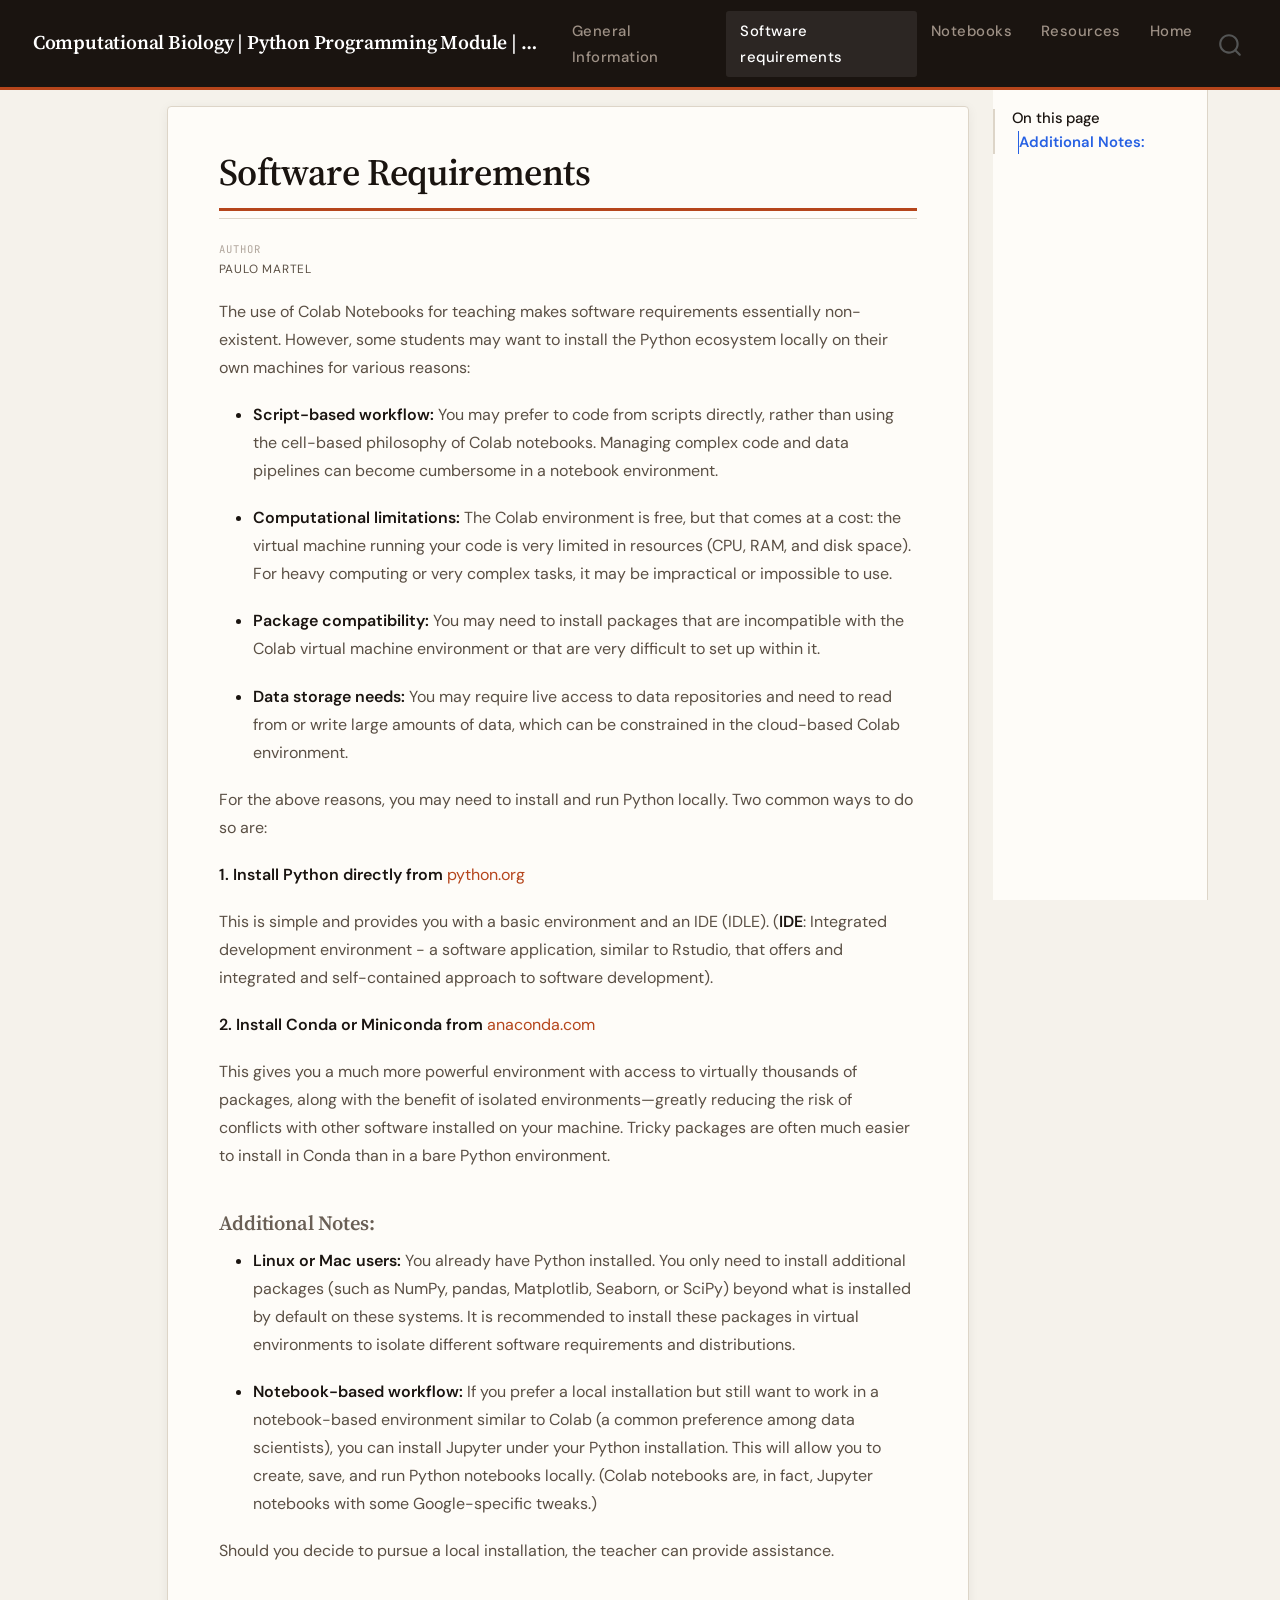
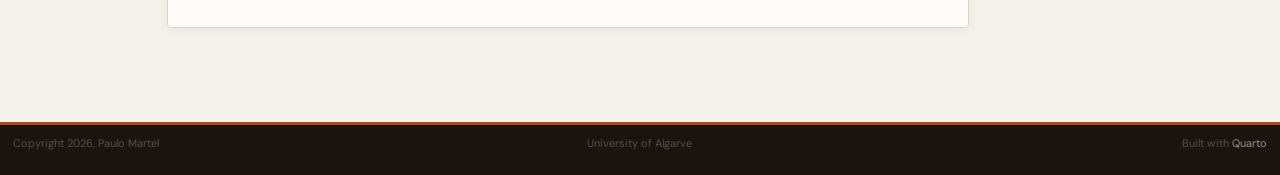
<file: docs/software.html>
<!DOCTYPE html>
<html xmlns="http://www.w3.org/1999/xhtml" lang="en" xml:lang="en"><head>

<meta charset="utf-8">
<meta name="generator" content="quarto-1.8.25">

<meta name="viewport" content="width=device-width, initial-scale=1.0, user-scalable=yes">

<meta name="author" content="Paulo Martel">

<title>Software Requirements – Computational Biology | Python Programming Module | 2026</title>
<style>
code{white-space: pre-wrap;}
span.smallcaps{font-variant: small-caps;}
div.columns{display: flex; gap: min(4vw, 1.5em);}
div.column{flex: auto; overflow-x: auto;}
div.hanging-indent{margin-left: 1.5em; text-indent: -1.5em;}
ul.task-list{list-style: none;}
ul.task-list li input[type="checkbox"] {
  width: 0.8em;
  margin: 0 0.8em 0.2em -1em; /* quarto-specific, see https://github.com/quarto-dev/quarto-cli/issues/4556 */ 
  vertical-align: middle;
}
</style>


<script src="site_libs/quarto-nav/quarto-nav.js"></script>
<script src="site_libs/quarto-nav/headroom.min.js"></script>
<script src="site_libs/clipboard/clipboard.min.js"></script>
<script src="site_libs/quarto-search/autocomplete.umd.js"></script>
<script src="site_libs/quarto-search/fuse.min.js"></script>
<script src="site_libs/quarto-search/quarto-search.js"></script>
<meta name="quarto:offset" content="./">
<script src="site_libs/quarto-html/quarto.js" type="module"></script>
<script src="site_libs/quarto-html/tabsets/tabsets.js" type="module"></script>
<script src="site_libs/quarto-html/axe/axe-check.js" type="module"></script>
<script src="site_libs/quarto-html/popper.min.js"></script>
<script src="site_libs/quarto-html/tippy.umd.min.js"></script>
<script src="site_libs/quarto-html/anchor.min.js"></script>
<link href="site_libs/quarto-html/tippy.css" rel="stylesheet">
<link href="site_libs/quarto-html/quarto-syntax-highlighting-7b89279ff1a6dce999919e0e67d4d9ec.css" rel="stylesheet" id="quarto-text-highlighting-styles">
<script src="site_libs/bootstrap/bootstrap.min.js"></script>
<link href="site_libs/bootstrap/bootstrap-icons.css" rel="stylesheet">
<link href="site_libs/bootstrap/bootstrap-d4b6958a98ed258810f325c0751084bd.min.css" rel="stylesheet" append-hash="true" id="quarto-bootstrap" data-mode="light">
<script id="quarto-search-options" type="application/json">{
  "location": "navbar",
  "copy-button": false,
  "collapse-after": 3,
  "panel-placement": "end",
  "type": "overlay",
  "limit": 50,
  "keyboard-shortcut": [
    "f",
    "/",
    "s"
  ],
  "show-item-context": false,
  "language": {
    "search-no-results-text": "No results",
    "search-matching-documents-text": "matching documents",
    "search-copy-link-title": "Copy link to search",
    "search-hide-matches-text": "Hide additional matches",
    "search-more-match-text": "more match in this document",
    "search-more-matches-text": "more matches in this document",
    "search-clear-button-title": "Clear",
    "search-text-placeholder": "",
    "search-detached-cancel-button-title": "Cancel",
    "search-submit-button-title": "Submit",
    "search-label": "Search"
  }
}</script>


<link rel="stylesheet" href="custom.css">
</head>

<body class="nav-fixed quarto-light">

<div id="quarto-search-results"></div>
  <header id="quarto-header" class="headroom fixed-top">
    <nav class="navbar navbar-expand-lg " data-bs-theme="dark">
      <div class="navbar-container container-fluid">
      <div class="navbar-brand-container mx-auto">
    <a href="./index.html" class="navbar-brand navbar-brand-logo">
    </a>
    <a class="navbar-brand" href="./index.html">
    <span class="navbar-title">Computational Biology | Python Programming Module | 2026</span>
    </a>
  </div>
            <div id="quarto-search" class="" title="Search"></div>
          <button class="navbar-toggler" type="button" data-bs-toggle="collapse" data-bs-target="#navbarCollapse" aria-controls="navbarCollapse" role="menu" aria-expanded="false" aria-label="Toggle navigation" onclick="if (window.quartoToggleHeadroom) { window.quartoToggleHeadroom(); }">
  <span class="navbar-toggler-icon"></span>
</button>
          <div class="collapse navbar-collapse" id="navbarCollapse">
            <ul class="navbar-nav navbar-nav-scroll me-auto">
  <li class="nav-item">
    <a class="nav-link" href="./index.html"> 
<span class="menu-text">General Information</span></a>
  </li>  
  <li class="nav-item">
    <a class="nav-link active" href="./software.html" aria-current="page"> 
<span class="menu-text">Software requirements</span></a>
  </li>  
  <li class="nav-item">
    <a class="nav-link" href="./notebooks.html"> 
<span class="menu-text">Notebooks</span></a>
  </li>  
  <li class="nav-item">
    <a class="nav-link" href="./resources.html"> 
<span class="menu-text">Resources</span></a>
  </li>  
  <li class="nav-item">
    <a class="nav-link" href="./index.html"> 
<span class="menu-text">Home</span></a>
  </li>  
</ul>
          </div> <!-- /navcollapse -->
            <div class="quarto-navbar-tools">
</div>
      </div> <!-- /container-fluid -->
    </nav>
</header>
<!-- content -->
<div id="quarto-content" class="quarto-container page-columns page-rows-contents page-layout-article page-navbar">
<!-- sidebar -->
<!-- margin-sidebar -->
    <div id="quarto-margin-sidebar" class="sidebar margin-sidebar">
        <nav id="TOC" role="doc-toc" class="toc-active">
    <h2 id="toc-title">On this page</h2>
   
  <ul>
  <li><a href="#additional-notes" id="toc-additional-notes" class="nav-link active" data-scroll-target="#additional-notes">Additional Notes:</a></li>
  </ul>
</nav>
    </div>
<!-- main -->
<main class="content" id="quarto-document-content">

<header id="title-block-header" class="quarto-title-block default">
<div class="quarto-title">
<h1 class="title">Software Requirements</h1>
</div>



<div class="quarto-title-meta">

    <div>
    <div class="quarto-title-meta-heading">Author</div>
    <div class="quarto-title-meta-contents">
             <p>Paulo Martel </p>
          </div>
  </div>
    
  
    
  </div>
  


</header>


<p>The use of Colab Notebooks for teaching makes software requirements essentially non-existent. However, some students may want to install the Python ecosystem locally on their own machines for various reasons:</p>
<ul>
<li><p><strong>Script-based workflow:</strong> You may prefer to code from scripts directly, rather than using the cell-based philosophy of Colab notebooks. Managing complex code and data pipelines can become cumbersome in a notebook environment.</p></li>
<li><p><strong>Computational limitations:</strong> The Colab environment is free, but that comes at a cost: the virtual machine running your code is very limited in resources (CPU, RAM, and disk space). For heavy computing or very complex tasks, it may be impractical or impossible to use.</p></li>
<li><p><strong>Package compatibility:</strong> You may need to install packages that are incompatible with the Colab virtual machine environment or that are very difficult to set up within it.</p></li>
<li><p><strong>Data storage needs:</strong> You may require live access to data repositories and need to read from or write large amounts of data, which can be constrained in the cloud-based Colab environment.</p></li>
</ul>
<p>For the above reasons, you may need to install and run Python locally. Two common ways to do so are:</p>
<p><strong>1. Install Python directly from <a href="https://www.python.org/">python.org</a></strong></p>
<p>This is simple and provides you with a basic environment and an IDE (IDLE). (<strong>IDE</strong>: Integrated development environment - a software application, similar to Rstudio, that offers and integrated and self-contained approach to software development).</p>
<p><strong>2. Install Conda or Miniconda from <a href="https://www.anaconda.com/">anaconda.com</a></strong></p>
<p>This gives you a much more powerful environment with access to virtually thousands of packages, along with the benefit of isolated environments—greatly reducing the risk of conflicts with other software installed on your machine. Tricky packages are often much easier to install in Conda than in a bare Python environment.</p>
<section id="additional-notes" class="level3">
<h3 class="anchored" data-anchor-id="additional-notes">Additional Notes:</h3>
<ul>
<li><p><strong>Linux or Mac users:</strong> You already have Python installed. You only need to install additional packages (such as NumPy, pandas, Matplotlib, Seaborn, or SciPy) beyond what is installed by default on these systems. It is recommended to install these packages in virtual environments to isolate different software requirements and distributions.</p></li>
<li><p><strong>Notebook-based workflow:</strong> If you prefer a local installation but still want to work in a notebook-based environment similar to Colab (a common preference among data scientists), you can install Jupyter under your Python installation. This will allow you to create, save, and run Python notebooks locally. (Colab notebooks are, in fact, Jupyter notebooks with some Google-specific tweaks.)</p></li>
</ul>
<p>Should you decide to pursue a local installation, the teacher can provide assistance.</p>


</section>

</main> <!-- /main -->
<script id="quarto-html-after-body" type="application/javascript">
  window.document.addEventListener("DOMContentLoaded", function (event) {
    const icon = "";
    const anchorJS = new window.AnchorJS();
    anchorJS.options = {
      placement: 'right',
      icon: icon
    };
    anchorJS.add('.anchored');
    const isCodeAnnotation = (el) => {
      for (const clz of el.classList) {
        if (clz.startsWith('code-annotation-')) {                     
          return true;
        }
      }
      return false;
    }
    const onCopySuccess = function(e) {
      // button target
      const button = e.trigger;
      // don't keep focus
      button.blur();
      // flash "checked"
      button.classList.add('code-copy-button-checked');
      var currentTitle = button.getAttribute("title");
      button.setAttribute("title", "Copied!");
      let tooltip;
      if (window.bootstrap) {
        button.setAttribute("data-bs-toggle", "tooltip");
        button.setAttribute("data-bs-placement", "left");
        button.setAttribute("data-bs-title", "Copied!");
        tooltip = new bootstrap.Tooltip(button, 
          { trigger: "manual", 
            customClass: "code-copy-button-tooltip",
            offset: [0, -8]});
        tooltip.show();    
      }
      setTimeout(function() {
        if (tooltip) {
          tooltip.hide();
          button.removeAttribute("data-bs-title");
          button.removeAttribute("data-bs-toggle");
          button.removeAttribute("data-bs-placement");
        }
        button.setAttribute("title", currentTitle);
        button.classList.remove('code-copy-button-checked');
      }, 1000);
      // clear code selection
      e.clearSelection();
    }
    const getTextToCopy = function(trigger) {
      const outerScaffold = trigger.parentElement.cloneNode(true);
      const codeEl = outerScaffold.querySelector('code');
      for (const childEl of codeEl.children) {
        if (isCodeAnnotation(childEl)) {
          childEl.remove();
        }
      }
      return codeEl.innerText;
    }
    const clipboard = new window.ClipboardJS('.code-copy-button:not([data-in-quarto-modal])', {
      text: getTextToCopy
    });
    clipboard.on('success', onCopySuccess);
    if (window.document.getElementById('quarto-embedded-source-code-modal')) {
      const clipboardModal = new window.ClipboardJS('.code-copy-button[data-in-quarto-modal]', {
        text: getTextToCopy,
        container: window.document.getElementById('quarto-embedded-source-code-modal')
      });
      clipboardModal.on('success', onCopySuccess);
    }
      var localhostRegex = new RegExp(/^(?:http|https):\/\/localhost\:?[0-9]*\//);
      var mailtoRegex = new RegExp(/^mailto:/);
        var filterRegex = new RegExp('/' + window.location.host + '/');
      var isInternal = (href) => {
          return filterRegex.test(href) || localhostRegex.test(href) || mailtoRegex.test(href);
      }
      // Inspect non-navigation links and adorn them if external
     var links = window.document.querySelectorAll('a[href]:not(.nav-link):not(.navbar-brand):not(.toc-action):not(.sidebar-link):not(.sidebar-item-toggle):not(.pagination-link):not(.no-external):not([aria-hidden]):not(.dropdown-item):not(.quarto-navigation-tool):not(.about-link)');
      for (var i=0; i<links.length; i++) {
        const link = links[i];
        if (!isInternal(link.href)) {
          // undo the damage that might have been done by quarto-nav.js in the case of
          // links that we want to consider external
          if (link.dataset.originalHref !== undefined) {
            link.href = link.dataset.originalHref;
          }
        }
      }
    function tippyHover(el, contentFn, onTriggerFn, onUntriggerFn) {
      const config = {
        allowHTML: true,
        maxWidth: 500,
        delay: 100,
        arrow: false,
        appendTo: function(el) {
            return el.parentElement;
        },
        interactive: true,
        interactiveBorder: 10,
        theme: 'quarto',
        placement: 'bottom-start',
      };
      if (contentFn) {
        config.content = contentFn;
      }
      if (onTriggerFn) {
        config.onTrigger = onTriggerFn;
      }
      if (onUntriggerFn) {
        config.onUntrigger = onUntriggerFn;
      }
      window.tippy(el, config); 
    }
    const noterefs = window.document.querySelectorAll('a[role="doc-noteref"]');
    for (var i=0; i<noterefs.length; i++) {
      const ref = noterefs[i];
      tippyHover(ref, function() {
        // use id or data attribute instead here
        let href = ref.getAttribute('data-footnote-href') || ref.getAttribute('href');
        try { href = new URL(href).hash; } catch {}
        const id = href.replace(/^#\/?/, "");
        const note = window.document.getElementById(id);
        if (note) {
          return note.innerHTML;
        } else {
          return "";
        }
      });
    }
    const xrefs = window.document.querySelectorAll('a.quarto-xref');
    const processXRef = (id, note) => {
      // Strip column container classes
      const stripColumnClz = (el) => {
        el.classList.remove("page-full", "page-columns");
        if (el.children) {
          for (const child of el.children) {
            stripColumnClz(child);
          }
        }
      }
      stripColumnClz(note)
      if (id === null || id.startsWith('sec-')) {
        // Special case sections, only their first couple elements
        const container = document.createElement("div");
        if (note.children && note.children.length > 2) {
          container.appendChild(note.children[0].cloneNode(true));
          for (let i = 1; i < note.children.length; i++) {
            const child = note.children[i];
            if (child.tagName === "P" && child.innerText === "") {
              continue;
            } else {
              container.appendChild(child.cloneNode(true));
              break;
            }
          }
          if (window.Quarto?.typesetMath) {
            window.Quarto.typesetMath(container);
          }
          return container.innerHTML
        } else {
          if (window.Quarto?.typesetMath) {
            window.Quarto.typesetMath(note);
          }
          return note.innerHTML;
        }
      } else {
        // Remove any anchor links if they are present
        const anchorLink = note.querySelector('a.anchorjs-link');
        if (anchorLink) {
          anchorLink.remove();
        }
        if (window.Quarto?.typesetMath) {
          window.Quarto.typesetMath(note);
        }
        if (note.classList.contains("callout")) {
          return note.outerHTML;
        } else {
          return note.innerHTML;
        }
      }
    }
    for (var i=0; i<xrefs.length; i++) {
      const xref = xrefs[i];
      tippyHover(xref, undefined, function(instance) {
        instance.disable();
        let url = xref.getAttribute('href');
        let hash = undefined; 
        if (url.startsWith('#')) {
          hash = url;
        } else {
          try { hash = new URL(url).hash; } catch {}
        }
        if (hash) {
          const id = hash.replace(/^#\/?/, "");
          const note = window.document.getElementById(id);
          if (note !== null) {
            try {
              const html = processXRef(id, note.cloneNode(true));
              instance.setContent(html);
            } finally {
              instance.enable();
              instance.show();
            }
          } else {
            // See if we can fetch this
            fetch(url.split('#')[0])
            .then(res => res.text())
            .then(html => {
              const parser = new DOMParser();
              const htmlDoc = parser.parseFromString(html, "text/html");
              const note = htmlDoc.getElementById(id);
              if (note !== null) {
                const html = processXRef(id, note);
                instance.setContent(html);
              } 
            }).finally(() => {
              instance.enable();
              instance.show();
            });
          }
        } else {
          // See if we can fetch a full url (with no hash to target)
          // This is a special case and we should probably do some content thinning / targeting
          fetch(url)
          .then(res => res.text())
          .then(html => {
            const parser = new DOMParser();
            const htmlDoc = parser.parseFromString(html, "text/html");
            const note = htmlDoc.querySelector('main.content');
            if (note !== null) {
              // This should only happen for chapter cross references
              // (since there is no id in the URL)
              // remove the first header
              if (note.children.length > 0 && note.children[0].tagName === "HEADER") {
                note.children[0].remove();
              }
              const html = processXRef(null, note);
              instance.setContent(html);
            } 
          }).finally(() => {
            instance.enable();
            instance.show();
          });
        }
      }, function(instance) {
      });
    }
        let selectedAnnoteEl;
        const selectorForAnnotation = ( cell, annotation) => {
          let cellAttr = 'data-code-cell="' + cell + '"';
          let lineAttr = 'data-code-annotation="' +  annotation + '"';
          const selector = 'span[' + cellAttr + '][' + lineAttr + ']';
          return selector;
        }
        const selectCodeLines = (annoteEl) => {
          const doc = window.document;
          const targetCell = annoteEl.getAttribute("data-target-cell");
          const targetAnnotation = annoteEl.getAttribute("data-target-annotation");
          const annoteSpan = window.document.querySelector(selectorForAnnotation(targetCell, targetAnnotation));
          const lines = annoteSpan.getAttribute("data-code-lines").split(",");
          const lineIds = lines.map((line) => {
            return targetCell + "-" + line;
          })
          let top = null;
          let height = null;
          let parent = null;
          if (lineIds.length > 0) {
              //compute the position of the single el (top and bottom and make a div)
              const el = window.document.getElementById(lineIds[0]);
              top = el.offsetTop;
              height = el.offsetHeight;
              parent = el.parentElement.parentElement;
            if (lineIds.length > 1) {
              const lastEl = window.document.getElementById(lineIds[lineIds.length - 1]);
              const bottom = lastEl.offsetTop + lastEl.offsetHeight;
              height = bottom - top;
            }
            if (top !== null && height !== null && parent !== null) {
              // cook up a div (if necessary) and position it 
              let div = window.document.getElementById("code-annotation-line-highlight");
              if (div === null) {
                div = window.document.createElement("div");
                div.setAttribute("id", "code-annotation-line-highlight");
                div.style.position = 'absolute';
                parent.appendChild(div);
              }
              div.style.top = top - 2 + "px";
              div.style.height = height + 4 + "px";
              div.style.left = 0;
              let gutterDiv = window.document.getElementById("code-annotation-line-highlight-gutter");
              if (gutterDiv === null) {
                gutterDiv = window.document.createElement("div");
                gutterDiv.setAttribute("id", "code-annotation-line-highlight-gutter");
                gutterDiv.style.position = 'absolute';
                const codeCell = window.document.getElementById(targetCell);
                const gutter = codeCell.querySelector('.code-annotation-gutter');
                gutter.appendChild(gutterDiv);
              }
              gutterDiv.style.top = top - 2 + "px";
              gutterDiv.style.height = height + 4 + "px";
            }
            selectedAnnoteEl = annoteEl;
          }
        };
        const unselectCodeLines = () => {
          const elementsIds = ["code-annotation-line-highlight", "code-annotation-line-highlight-gutter"];
          elementsIds.forEach((elId) => {
            const div = window.document.getElementById(elId);
            if (div) {
              div.remove();
            }
          });
          selectedAnnoteEl = undefined;
        };
          // Handle positioning of the toggle
      window.addEventListener(
        "resize",
        throttle(() => {
          elRect = undefined;
          if (selectedAnnoteEl) {
            selectCodeLines(selectedAnnoteEl);
          }
        }, 10)
      );
      function throttle(fn, ms) {
      let throttle = false;
      let timer;
        return (...args) => {
          if(!throttle) { // first call gets through
              fn.apply(this, args);
              throttle = true;
          } else { // all the others get throttled
              if(timer) clearTimeout(timer); // cancel #2
              timer = setTimeout(() => {
                fn.apply(this, args);
                timer = throttle = false;
              }, ms);
          }
        };
      }
        // Attach click handler to the DT
        const annoteDls = window.document.querySelectorAll('dt[data-target-cell]');
        for (const annoteDlNode of annoteDls) {
          annoteDlNode.addEventListener('click', (event) => {
            const clickedEl = event.target;
            if (clickedEl !== selectedAnnoteEl) {
              unselectCodeLines();
              const activeEl = window.document.querySelector('dt[data-target-cell].code-annotation-active');
              if (activeEl) {
                activeEl.classList.remove('code-annotation-active');
              }
              selectCodeLines(clickedEl);
              clickedEl.classList.add('code-annotation-active');
            } else {
              // Unselect the line
              unselectCodeLines();
              clickedEl.classList.remove('code-annotation-active');
            }
          });
        }
    const findCites = (el) => {
      const parentEl = el.parentElement;
      if (parentEl) {
        const cites = parentEl.dataset.cites;
        if (cites) {
          return {
            el,
            cites: cites.split(' ')
          };
        } else {
          return findCites(el.parentElement)
        }
      } else {
        return undefined;
      }
    };
    var bibliorefs = window.document.querySelectorAll('a[role="doc-biblioref"]');
    for (var i=0; i<bibliorefs.length; i++) {
      const ref = bibliorefs[i];
      const citeInfo = findCites(ref);
      if (citeInfo) {
        tippyHover(citeInfo.el, function() {
          var popup = window.document.createElement('div');
          citeInfo.cites.forEach(function(cite) {
            var citeDiv = window.document.createElement('div');
            citeDiv.classList.add('hanging-indent');
            citeDiv.classList.add('csl-entry');
            var biblioDiv = window.document.getElementById('ref-' + cite);
            if (biblioDiv) {
              citeDiv.innerHTML = biblioDiv.innerHTML;
            }
            popup.appendChild(citeDiv);
          });
          return popup.innerHTML;
        });
      }
    }
  });
  </script>
</div> <!-- /content -->
<footer class="footer">
  <div class="nav-footer">
    <div class="nav-footer-left">
<p>Copyright 2026, Paulo Martel</p>
</div>   
    <div class="nav-footer-center">
<p>University of Algarve</p>
</div>
    <div class="nav-footer-right">
<p>Built with <a href="https://quarto.org">Quarto</a></p>
</div>
  </div>
</footer>




</body></html>
</file>
<file: docs/site_libs/quarto-html/tippy.css>
.tippy-box[data-animation=fade][data-state=hidden]{opacity:0}[data-tippy-root]{max-width:calc(100vw - 10px)}.tippy-box{position:relative;background-color:#333;color:#fff;border-radius:4px;font-size:14px;line-height:1.4;white-space:normal;outline:0;transition-property:transform,visibility,opacity}.tippy-box[data-placement^=top]>.tippy-arrow{bottom:0}.tippy-box[data-placement^=top]>.tippy-arrow:before{bottom:-7px;left:0;border-width:8px 8px 0;border-top-color:initial;transform-origin:center top}.tippy-box[data-placement^=bottom]>.tippy-arrow{top:0}.tippy-box[data-placement^=bottom]>.tippy-arrow:before{top:-7px;left:0;border-width:0 8px 8px;border-bottom-color:initial;transform-origin:center bottom}.tippy-box[data-placement^=left]>.tippy-arrow{right:0}.tippy-box[data-placement^=left]>.tippy-arrow:before{border-width:8px 0 8px 8px;border-left-color:initial;right:-7px;transform-origin:center left}.tippy-box[data-placement^=right]>.tippy-arrow{left:0}.tippy-box[data-placement^=right]>.tippy-arrow:before{left:-7px;border-width:8px 8px 8px 0;border-right-color:initial;transform-origin:center right}.tippy-box[data-inertia][data-state=visible]{transition-timing-function:cubic-bezier(.54,1.5,.38,1.11)}.tippy-arrow{width:16px;height:16px;color:#333}.tippy-arrow:before{content:"";position:absolute;border-color:transparent;border-style:solid}.tippy-content{position:relative;padding:5px 9px;z-index:1}
</file>
<file: docs/site_libs/quarto-html/quarto-syntax-highlighting-7b89279ff1a6dce999919e0e67d4d9ec.css>
/* quarto syntax highlight colors */
:root {
  --quarto-hl-ot-color: #003B4F;
  --quarto-hl-at-color: #657422;
  --quarto-hl-ss-color: #20794D;
  --quarto-hl-an-color: #5E5E5E;
  --quarto-hl-fu-color: #4758AB;
  --quarto-hl-st-color: #20794D;
  --quarto-hl-cf-color: #003B4F;
  --quarto-hl-op-color: #5E5E5E;
  --quarto-hl-er-color: #AD0000;
  --quarto-hl-bn-color: #AD0000;
  --quarto-hl-al-color: #AD0000;
  --quarto-hl-va-color: #111111;
  --quarto-hl-bu-color: inherit;
  --quarto-hl-ex-color: inherit;
  --quarto-hl-pp-color: #AD0000;
  --quarto-hl-in-color: #5E5E5E;
  --quarto-hl-vs-color: #20794D;
  --quarto-hl-wa-color: #5E5E5E;
  --quarto-hl-do-color: #5E5E5E;
  --quarto-hl-im-color: #00769E;
  --quarto-hl-ch-color: #20794D;
  --quarto-hl-dt-color: #AD0000;
  --quarto-hl-fl-color: #AD0000;
  --quarto-hl-co-color: #5E5E5E;
  --quarto-hl-cv-color: #5E5E5E;
  --quarto-hl-cn-color: #8f5902;
  --quarto-hl-sc-color: #5E5E5E;
  --quarto-hl-dv-color: #AD0000;
  --quarto-hl-kw-color: #003B4F;
}

/* other quarto variables */
:root {
  --quarto-font-monospace: SFMono-Regular, Menlo, Monaco, Consolas, "Liberation Mono", "Courier New", monospace;
}

/* syntax highlight based on Pandoc's rules */
pre > code.sourceCode > span {
  color: #003B4F;
}

code.sourceCode > span {
  color: #003B4F;
}

div.sourceCode,
div.sourceCode pre.sourceCode {
  color: #003B4F;
}

/* Normal */
code span {
  color: #003B4F;
}

/* Alert */
code span.al {
  color: #AD0000;
  font-style: inherit;
}

/* Annotation */
code span.an {
  color: #5E5E5E;
  font-style: inherit;
}

/* Attribute */
code span.at {
  color: #657422;
  font-style: inherit;
}

/* BaseN */
code span.bn {
  color: #AD0000;
  font-style: inherit;
}

/* BuiltIn */
code span.bu {
  font-style: inherit;
}

/* ControlFlow */
code span.cf {
  color: #003B4F;
  font-weight: bold;
  font-style: inherit;
}

/* Char */
code span.ch {
  color: #20794D;
  font-style: inherit;
}

/* Constant */
code span.cn {
  color: #8f5902;
  font-style: inherit;
}

/* Comment */
code span.co {
  color: #5E5E5E;
  font-style: inherit;
}

/* CommentVar */
code span.cv {
  color: #5E5E5E;
  font-style: italic;
}

/* Documentation */
code span.do {
  color: #5E5E5E;
  font-style: italic;
}

/* DataType */
code span.dt {
  color: #AD0000;
  font-style: inherit;
}

/* DecVal */
code span.dv {
  color: #AD0000;
  font-style: inherit;
}

/* Error */
code span.er {
  color: #AD0000;
  font-style: inherit;
}

/* Extension */
code span.ex {
  font-style: inherit;
}

/* Float */
code span.fl {
  color: #AD0000;
  font-style: inherit;
}

/* Function */
code span.fu {
  color: #4758AB;
  font-style: inherit;
}

/* Import */
code span.im {
  color: #00769E;
  font-style: inherit;
}

/* Information */
code span.in {
  color: #5E5E5E;
  font-style: inherit;
}

/* Keyword */
code span.kw {
  color: #003B4F;
  font-weight: bold;
  font-style: inherit;
}

/* Operator */
code span.op {
  color: #5E5E5E;
  font-style: inherit;
}

/* Other */
code span.ot {
  color: #003B4F;
  font-style: inherit;
}

/* Preprocessor */
code span.pp {
  color: #AD0000;
  font-style: inherit;
}

/* SpecialChar */
code span.sc {
  color: #5E5E5E;
  font-style: inherit;
}

/* SpecialString */
code span.ss {
  color: #20794D;
  font-style: inherit;
}

/* String */
code span.st {
  color: #20794D;
  font-style: inherit;
}

/* Variable */
code span.va {
  color: #111111;
  font-style: inherit;
}

/* VerbatimString */
code span.vs {
  color: #20794D;
  font-style: inherit;
}

/* Warning */
code span.wa {
  color: #5E5E5E;
  font-style: italic;
}

.prevent-inlining {
  content: "</";
}

/*# sourceMappingURL=3944bc705cfaf4c80e56f77c5205168a.css.map */
</file>
<file: docs/custom.css>
/* ============================================================
   QUARTO CUSTOM THEME
   Matches the Python & Data Science exam aesthetic
   Fonts: Source Serif 4 · DM Sans · JetBrains Mono
   ============================================================ */

@import url('https://fonts.googleapis.com/css2?family=Source+Serif+4:ital,opsz,wght@0,8..60,300;0,8..60,400;0,8..60,600;1,8..60,400&family=JetBrains+Mono:wght@400;600&family=DM+Sans:opsz,wght@9..40,400;9..40,500;9..40,600&display=swap');

/* ── Design Tokens ── */
:root {
  --bg:           #f5f2eb;
  --paper:        #fefcf8;
  --ink:          #1a1410;
  --ink-soft:     #5a4f44;
  --ink-faint:    #9e9186;
  --accent:       #b5451b;
  --accent-hover: #9c3a14;
  --accent-light: #f0e6e0;
  --rule:         #ddd5c8;
  --code-bg:      #1e1c18;
  --code-fg:      #e8dfc8;

  --font-serif:  'Source Serif 4', Georgia, serif;
  --font-sans:   'DM Sans', system-ui, sans-serif;
  --font-mono:   'JetBrains Mono', 'Fira Code', monospace;
}

/* ============================================================
   BASE
   ============================================================ */

body {
  background-color: var(--bg);
  color: var(--ink);
  font-family: var(--font-sans);
  font-size: 16px;
  line-height: 1.75;
  -webkit-font-smoothing: antialiased;
}

/* Main content area */
#quarto-content,
.quarto-container,
main.content {
  background-color: var(--bg);
}

/* ============================================================
   TYPOGRAPHY
   ============================================================ */

h1, h2, h3, h4, h5, h6 {
  font-family: var(--font-serif);
  color: var(--ink);
  line-height: 1.25;
  margin-top: 2em;
  margin-bottom: 0.5em;
  font-weight: 600;
  letter-spacing: -0.01em;
}

h1 {
  font-size: 2.2rem;
  font-weight: 600;
  padding-bottom: 0.35em;
  border-bottom: 3px solid var(--accent);
  margin-bottom: 0.75em;
}

h2 {
  font-size: 1.55rem;
  font-weight: 600;
  padding-bottom: 0.2em;
  border-bottom: 1px solid var(--rule);
}

h3 {
  font-size: 1.2rem;
  font-weight: 600;
  color: var(--ink-soft);
}

h4, h5, h6 {
  font-size: 1rem;
  font-weight: 600;
  text-transform: uppercase;
  letter-spacing: 0.06em;
  color: var(--ink-faint);
  font-family: var(--font-mono);
}

p {
  font-family: var(--font-sans);
  color: var(--ink-soft);
  margin-bottom: 1.2em;
}

/* Lead paragraph — first <p> after h1 */
h1 + p, .lead {
  font-family: var(--font-serif);
  font-size: 1.15rem;
  font-weight: 300;
  color: var(--ink-soft);
  line-height: 1.7;
}

strong { color: var(--ink); font-weight: 600; }
em { font-style: italic; color: var(--ink-soft); }

a {
  color: var(--accent);
  text-decoration: none;
  border-bottom: 1px solid transparent;
  transition: color 0.15s, border-color 0.15s;
}
a:hover {
  color: var(--accent-hover);
  border-bottom-color: var(--accent-hover);
}

hr {
  border: none;
  border-top: 1px solid var(--rule);
  margin: 2.5em 0;
}

blockquote {
  border-left: 3px solid var(--accent);
  margin: 1.5em 0;
  padding: 0.8em 1.2em;
  background: var(--accent-light);
  border-radius: 0 4px 4px 0;
  font-family: var(--font-serif);
  font-style: italic;
  color: var(--ink-soft);
}

blockquote p { margin-bottom: 0; color: var(--ink-soft); }

/* ============================================================
   CODE
   ============================================================ */

/* Inline code */
code:not(pre > code) {
  font-family: var(--font-mono) !important;
  font-size: 0.875em;
  background: #ede8df;
  color: var(--accent);
  padding: 2px 6px;
  border-radius: 3px;
  font-weight: 400;
}

/* Code blocks */
pre {
  font-family: var(--font-mono) !important;
  font-size: 0.875rem;
  background: var(--code-bg) !important;
  color: var(--code-fg) !important;
  border: none !important;
  border-radius: 5px !important;
  padding: 1.2em 1.4em !important;
  line-height: 1.65;
  overflow-x: auto;
  box-shadow: 0 4px 16px rgba(26, 20, 16, 0.15);
}

pre > code {
  font-family: var(--font-mono) !important;
  background: transparent !important;
  color: inherit !important;
  padding: 0 !important;
  font-size: inherit !important;
  border-radius: 0 !important;
}

/* Quarto source code blocks */
div.sourceCode {
  background: var(--code-bg) !important;
  border: none !important;
  border-radius: 5px !important;
  box-shadow: 0 4px 16px rgba(26, 20, 16, 0.15);
}

div.sourceCode pre {
  box-shadow: none !important;
}

/* Code filename label */
.code-with-filename .code-with-filename-file {
  background: #2a2622;
  color: var(--ink-faint);
  font-family: var(--font-mono);
  font-size: 0.78rem;
  padding: 6px 14px;
  border-radius: 5px 5px 0 0;
  border-bottom: 1px solid #3a342e;
}

/* ============================================================
   NAVBAR
   ============================================================ */

.navbar {
  background-color: var(--ink) !important;
  border-bottom: 3px solid var(--accent) !important;
  padding: 0.6rem 1rem;
  font-family: var(--font-sans);
}

.navbar-brand,
.navbar-brand:hover {
  font-family: var(--font-serif) !important;
  font-size: 1.15rem !important;
  font-weight: 600 !important;
  color: #ffffff !important;
  letter-spacing: -0.01em;
}

.navbar-nav .nav-link {
  color: var(--ink-faint) !important;
  font-size: 0.875rem;
  font-weight: 500;
  letter-spacing: 0.03em;
  padding: 0.4rem 0.85rem !important;
  border-radius: 3px;
  transition: color 0.15s, background 0.15s;
}

.navbar-nav .nav-link:hover,
.navbar-nav .nav-link.active {
  color: #ffffff !important;
  background-color: rgba(255,255,255,0.08) !important;
}

/* ============================================================
   SIDEBAR (for docs / books)
   ============================================================ */

.sidebar {
  background-color: var(--paper) !important;
  border-right: 1.5px solid var(--rule) !important;
}

.sidebar-navigation .sidebar-item a {
  font-family: var(--font-sans);
  font-size: 0.875rem;
  color: var(--ink-soft);
  border-radius: 3px;
  padding: 3px 8px;
  transition: color 0.15s, background 0.15s;
}

.sidebar-navigation .sidebar-item a:hover {
  color: var(--ink);
  background: var(--accent-light);
  border-bottom: none;
}

.sidebar-navigation .sidebar-item a.active {
  color: var(--accent);
  font-weight: 600;
  background: var(--accent-light);
  border-bottom: none;
}

.sidebar-title {
  font-family: var(--font-mono) !important;
  font-size: 0.72rem !important;
  text-transform: uppercase !important;
  letter-spacing: 0.12em !important;
  color: var(--ink-faint) !important;
  margin-bottom: 0.5em;
}

/* ============================================================
   TABLE OF CONTENTS (right sidebar)
   ============================================================ */

#TOC, .toc {
  font-family: var(--font-sans);
  font-size: 0.83rem;
  border-left: 2px solid var(--rule);
  padding-left: 1rem;
}

#TOC .toc-title,
.toc-title {
  font-family: var(--font-mono);
  font-size: 0.72rem;
  text-transform: uppercase;
  letter-spacing: 0.12em;
  color: var(--ink-faint);
  margin-bottom: 0.5em;
}

#TOC a, .toc a {
  color: var(--ink-soft);
  border-bottom: none;
  display: block;
  padding: 2px 0;
  transition: color 0.15s;
}

#TOC a:hover, .toc a:hover { color: var(--accent); }
#TOC a.active, .toc a.active { color: var(--accent); font-weight: 600; }

/* ============================================================
   TABLES
   ============================================================ */

table {
  width: 100%;
  border-collapse: collapse;
  font-size: 0.9rem;
  margin: 1.5em 0;
  background: var(--paper);
  border-radius: 4px;
  overflow: hidden;
  box-shadow: 0 1px 6px rgba(26,20,16,0.07);
}

thead {
  background: var(--ink);
  color: var(--bg);
}

thead th {
  font-family: var(--font-mono);
  font-size: 0.75rem;
  text-transform: uppercase;
  letter-spacing: 0.08em;
  padding: 10px 14px;
  font-weight: 600;
  text-align: left;
  border: none;
  color: var(--bg);
}

tbody tr {
  border-bottom: 1px solid var(--rule);
  transition: background 0.1s;
}

tbody tr:last-child { border-bottom: none; }
tbody tr:hover { background: var(--accent-light); }

td {
  padding: 9px 14px;
  color: var(--ink-soft);
  vertical-align: top;
}

/* ============================================================
   CALLOUTS / ALERTS
   ============================================================ */

.callout {
  border-radius: 4px !important;
  border-left-width: 3px !important;
  font-family: var(--font-sans);
  margin: 1.5em 0;
}

.callout-note { border-left-color: #2563eb !important; background: #eff6ff; }
.callout-tip { border-left-color: var(--accent) !important; background: var(--accent-light); }
.callout-warning { border-left-color: #d97706 !important; background: #fffbeb; }
.callout-important { border-left-color: #dc2626 !important; background: #fef2f2; }

.callout-title {
  font-family: var(--font-mono) !important;
  font-size: 0.78rem !important;
  text-transform: uppercase !important;
  letter-spacing: 0.1em !important;
  font-weight: 600 !important;
}

/* ============================================================
   LISTING PAGES (blog / articles)
   ============================================================ */

.quarto-listing-default .list-item {
  background: var(--paper);
  border: 1.5px solid var(--rule);
  border-radius: 4px;
  padding: 1.4rem 1.6rem;
  margin-bottom: 1rem;
  transition: border-color 0.2s, box-shadow 0.2s;
}

.quarto-listing-default .list-item:hover {
  border-color: var(--accent);
  box-shadow: 0 2px 12px rgba(181, 69, 27, 0.1);
}

.quarto-listing-default .list-item .title {
  font-family: var(--font-serif);
  font-size: 1.2rem;
  font-weight: 600;
  color: var(--ink);
  margin-bottom: 0.3em;
}

.quarto-listing-default .list-item .description {
  font-size: 0.9rem;
  color: var(--ink-soft);
}

.listing-date,
.quarto-listing-default .list-item .date {
  font-family: var(--font-mono);
  font-size: 0.75rem;
  color: var(--ink-faint);
  letter-spacing: 0.05em;
}

/* ============================================================
   FOOTER
   ============================================================ */

.nav-footer {
  background-color: var(--ink) !important;
  border-top: 3px solid var(--accent) !important;
  color: var(--ink-faint) !important;
  font-family: var(--font-mono);
  font-size: 0.78rem;
}

.nav-footer a {
  color: var(--ink-faint);
  border-bottom: none;
}
.nav-footer a:hover { color: #fff; }

/* ============================================================
   PAGE TITLE AREA
   ============================================================ */

.quarto-title-meta {
  font-family: var(--font-mono);
  font-size: 0.78rem;
  color: var(--ink-faint);
  letter-spacing: 0.06em;
  text-transform: uppercase;
  border-top: 1px solid var(--rule);
  padding-top: 0.8em;
  margin-top: 0.5em;
}

.quarto-title-meta-heading {
  color: var(--ink-faint);
  font-size: 0.72rem;
  text-transform: uppercase;
  letter-spacing: 0.1em;
}

.quarto-title-meta-contents {
  color: var(--ink-soft);
  font-size: 0.85rem;
  font-family: var(--font-mono);
}

/* Post description under title */
.description, .quarto-title .description {
  font-family: var(--font-serif);
  font-size: 1.1rem;
  font-weight: 300;
  color: var(--ink-soft);
  margin-top: 0.5em;
  line-height: 1.6;
}

/* ============================================================
   BUTTONS
   ============================================================ */

.btn-primary,
.btn {
  font-family: var(--font-sans);
  font-weight: 600;
  font-size: 0.875rem;
  letter-spacing: 0.04em;
  border-radius: 4px;
  transition: background 0.15s;
}

.btn-primary {
  background-color: var(--accent) !important;
  border-color: var(--accent) !important;
}

.btn-primary:hover {
  background-color: var(--accent-hover) !important;
  border-color: var(--accent-hover) !important;
}

/* ============================================================
   SEARCH
   ============================================================ */

#quarto-search input {
  font-family: var(--font-sans);
  font-size: 0.875rem;
  border: 1.5px solid var(--rule);
  border-radius: 4px;
  background: var(--paper);
  color: var(--ink);
}

/* ============================================================
   MISC REFINEMENTS
   ============================================================ */

/* Page background behind content */
#quarto-document-content {
  background: var(--paper);
  border: 1.5px solid var(--rule);
  border-radius: 4px;
  padding: 2.5rem 3rem;
  box-shadow: 0 2px 12px rgba(26,20,16,0.06);
  margin-bottom: 2rem;
}

/* Figures and captions */
figure {
  margin: 1.5em 0;
}

figcaption, .figure-caption {
  font-family: var(--font-mono);
  font-size: 0.78rem;
  color: var(--ink-faint);
  text-align: center;
  margin-top: 0.5em;
  letter-spacing: 0.04em;
}

/* Selection colour */
::selection {
  background: var(--accent-light);
  color: var(--ink);
}

/* Scrollbar (webkit) */
::-webkit-scrollbar { width: 8px; height: 8px; }
::-webkit-scrollbar-track { background: var(--bg); }
::-webkit-scrollbar-thumb { background: var(--rule); border-radius: 4px; }
::-webkit-scrollbar-thumb:hover { background: var(--ink-faint); }
</file>
